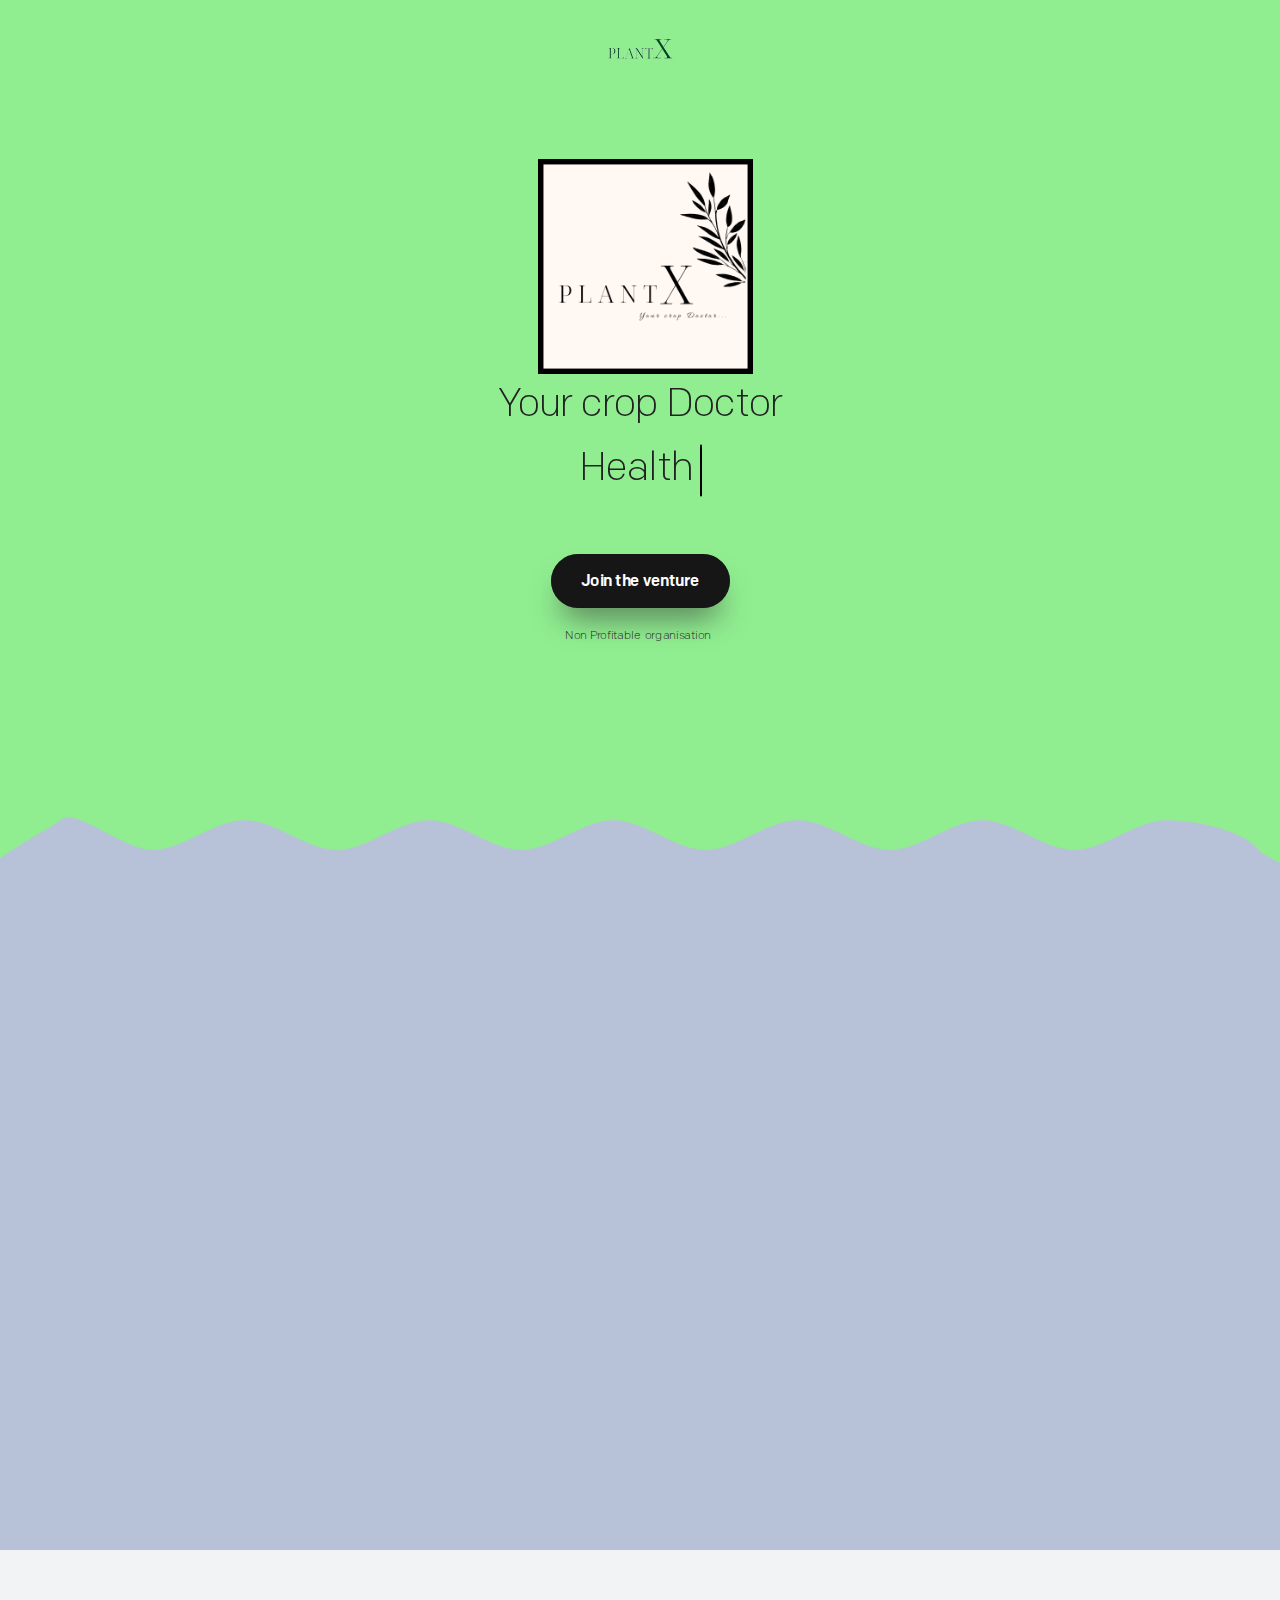
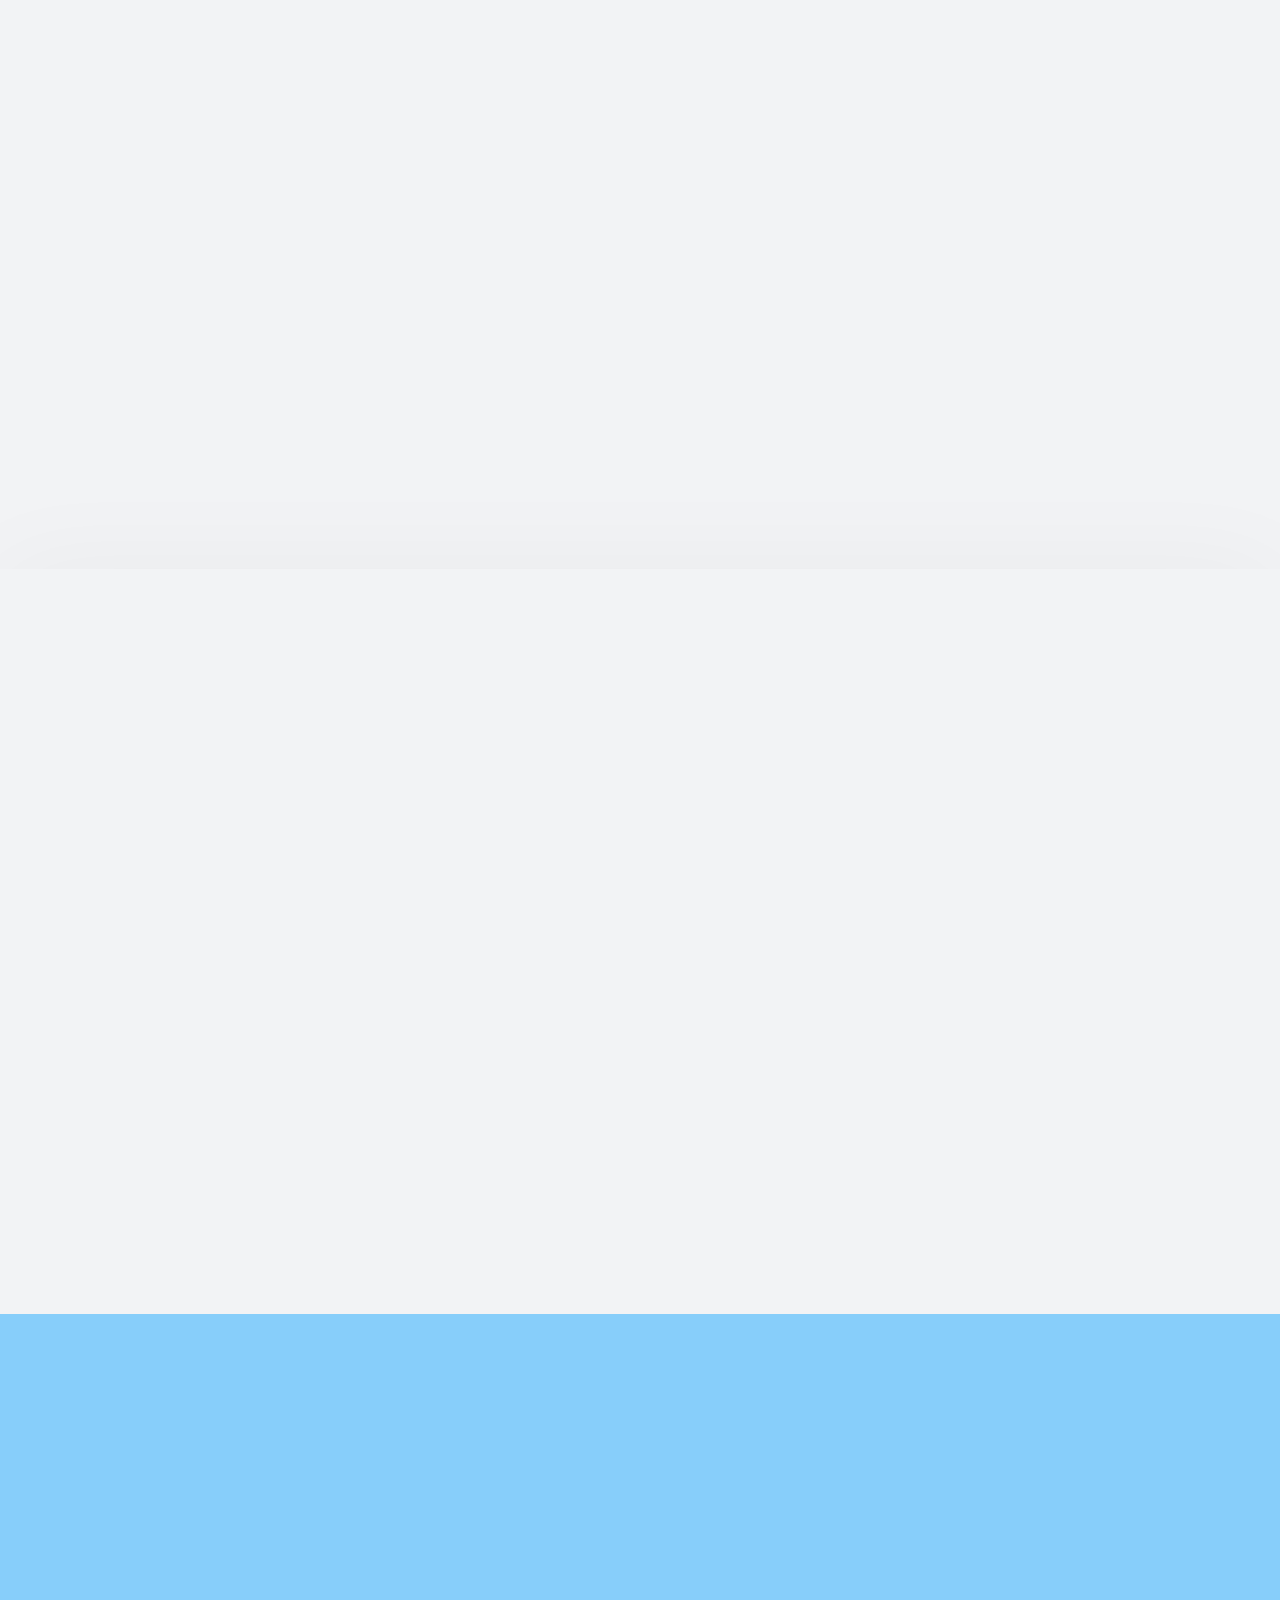
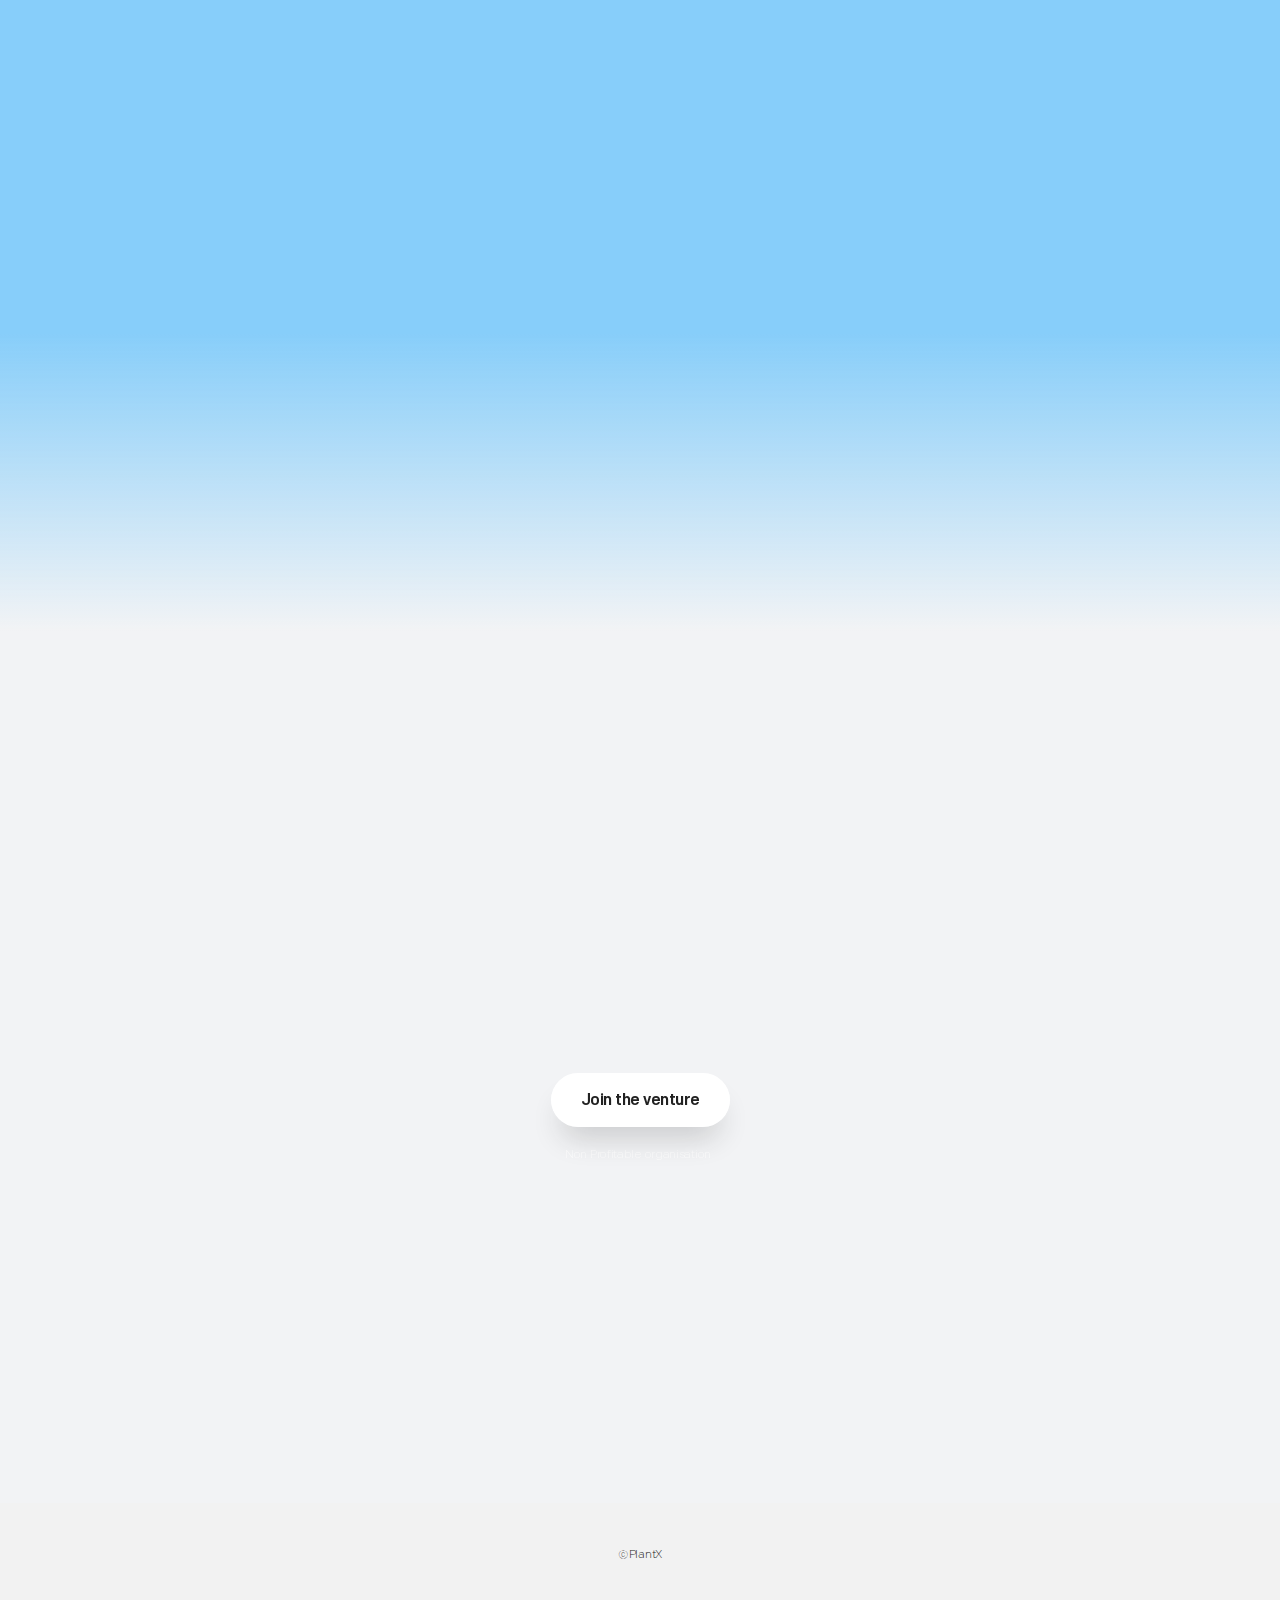
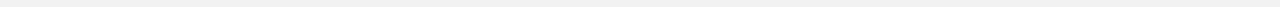
<file: index.html>
<!DOCTYPE html>
<html lang="en">

  <head>
    <meta charset="utf-8">
    <meta name="viewport" content="width=device-width, initial-scale=1.0, maximum-scale=1">
    <title>PlantX</title>
    <meta name="title" content="Doomout">
    <meta name="description" content="A minimal email client for inbox zero enthusiasts.">
    <meta name="keywords" content="tiny, mail, client, gmail, icloud, minimal, superhuman">
    <meta name="author" content="@ijazulrehman">
    <meta property="og:type" content="website">
    <meta property="og:url" content="https://doomout.com/">
    <meta property="og:title" content="Doomout">
    <meta property="og:description" content="A minimal email client for inbox zero enthusiasts.">
    <meta property="twitter:card" content="summary_large_image">
    <meta property="twitter:url" content="https://doomout.com/">
    <meta property="twitter:title" content="Doomout">
    <meta property="twitter:description" content="A minimal email client for inbox zero enthusiasts.">
    <link href="PLANT text.png" rel="apple-touch-icon">
    <link href="PLANT text.png" rel="shortcut icon">
    <link href="css/styles.css" rel="stylesheet">
  </head>

<body>


  <!-- <div class="modal">
  <button type="button" class="modal-close modal-toggle"><i class="icon" ></i><span class="hide-mobile">ESC</span></button>
  <div class="modal-content">
    <div class="success">
      <a href="index.html" class="logo"><img src="3.png" alt="logo"/></a>
      <h2 class="modal-title first-name" id="title-name"></h2>
      <p>You're on the list! We'll be in touch.</p>
      <a href="index.html" class="button">Back home</a>
    </div>
    <div class="form-content">
      <a href="index.html" class="logo"><img src="images/logodo.svg" alt="logo"/></a>
      <h2 class="modal-title">Join the PlantX</h2>
      <p class="modal-subtitle">We're still in early stages, and we'll let you know once we're ready for more beta testers.</p>
      <form class='form' name='doomoutForm' method='post'><input type='hidden' name='form-name' value='doomoutForm' />
        <div class="group">
          <input type="text" id="firstName" name="first-name" placeholder="&nbsp;" autocomplete="off" required>
          <label for="first-name">First name</label>
          <span class="border"></span>
        </div>
        <div class="group">
          <input type="email" name="email" placeholder="&nbsp;" autocomplete="off" required>
          <label for="email">Email</label>
          <span class="border"></span>
        </div>

        <a href="index.html" class="logo"><img src="home.png" alt="logo"/></a>
        
        /</!-- Add link pls --/>
        <form action="/login.html" method="get">
          <button type="submit" formaction="/login.html">Hi</button>
        <button type="submit" class="button" href="new.html">Join the venture</button>
      </form></form>
    </div>
  </div>
</div> -->



<div class="content">
    <a href="index.html" class="logo"><img src="PLANT text.png" alt="logo"/></a>
    <div class="hero">
      <img src="PLANTt (1).png" alt="Profile" id="profile">
      <h1 class="title">Your crop Doctor</h1>
      <h1 class="title shift clip">
        <span class="word-shift">
          <b class="is-visible">Health&nbsp;</b>
          <b>Care</b>
          <b>Affordability</b>
          <b>Support</b>
          <b>Love</b>
          <b>Accessibility</b>
          <b>Assistance</b>
        </span>
      </h1>

      <!-- link provider -->
      <!-- <script src="first.js"> </script> -->
      <!-- <button class="button" type="button" onclick="NewHt()" >Join the venturehju</button> -->

      <button class="button" onclick="myFunction()">Join the venture</button>

      <script>
      function myFunction() {
        location.replace("login.html")
      }
      </script>


      <p class="subtitle">Non Profitable organisation</p>
      
    </div>
    
    <div class="screen-wrapper">
      <img src="baner.png" class="banner">
      <img src="app ui.png" class="screen" alt="screen"/>
    </div>
    <section class="section section-features">
      <h2 class="title">If Agriculture goes wrong nothing else will have a chance to go right</h1>
      <div class="features">
        <img src="images/overlay-left.svg" class="overlay-left hide-mobile" alt="overlay"/>
        <img src="images/overlay-right.svg" class="overlay-right hide-mobile" alt="overlay"/>
        <img src="images/overlay-top.svg" class="overlay-top show-mobile" alt="overlay"/>
        <img src="images/overlay-bottom.svg" class="overlay-bottom show-mobile" alt="overlay"/>
        <div class="row donts">
          <div class="feature"><i class="icon" ></i> Mango</div>      
          <div class="feature"><i class="icon" ></i> Tomato</div>   
          <div class="feature"><i class="icon" ></i> Lady's finger</div>      
          <div class="feature"><i class="icon" ></i> Brinjal</div>      
          <div class="feature"><i class="icon" ></i> neem</div>      
          <div class="feature"><i class="icon" ></i> Pea</div>     
          <div class="feature"><i class="icon" ></i> Cucumber</div>   
          <div class="feature"><i class="icon" ></i> Passion Fruit </div>
          <!-- Repeat-->
          <div class="feature"><i class="icon" ></i> Mango</div>         
          <div class="feature"><i class="icon" ></i> Tomato</div>    
          <div class="feature"><i class="icon" ></i> Lady's finger</div>          
          <div class="feature"><i class="icon" ></i> Brinjal</div>       
          <div class="feature"><i class="icon" ></i> neem</div>      
          <div class="feature"><i class="icon" ></i> Pea</div>     
          <div class="feature"><i class="icon" ></i> Cucumber</div>    
          <div class="feature"><i class="icon" ></i> Passion Fruit </div> 
        </div>
        <div class="row dos">
          <div class="feature"><i class="icon" ></i>Guava</div>        
          <div class="feature"><i class="icon" ></i>Rose apple</div>     
          <div class="feature"><i class="icon" ></i>Juman</div>        
          <div class="feature"><i class="icon" ></i>Nutmeg</div>         
          <div class="feature"><i class="icon" ></i>Mustard</div>         
          <div class="feature"><i class="icon" ></i>Curry Leaf</div>              
          <div class="feature"><i class="icon" ></i>Green Chill</div>             
          <div class="feature"><i class="icon" ></i>Bitter Gourd</div>             
          <!-- Repeat-->
          <div class="feature"><i class="icon" ></i>Guava</div>          
          <div class="feature"><i class="icon" ></i>Rose apple</div>      
          <div class="feature"><i class="icon" ></i>Juman</div>        
          <div class="feature"><i class="icon" ></i>Nutmeg</div>               
          <div class="feature"><i class="icon" ></i>Mustard</div>               
          <div class="feature"><i class="icon" ></i>Curry Leaf</div>               
          <div class="feature"><i class="icon" ></i>Green Chill</div>           
          <div class="feature"><i class="icon" ></i>Bitter Gourd</div>          
        </div>
      </div>
      <!-- <p>If you’re looking for an email client with more features, try <a href="">these</a>.</p> -->
    </section>
    <section class="section section-providers">
      <h2 class="title">Use with any and all of your email providers</h2>
      <div class="cards">
        <img src="images/overlay-left.svg" class="overlay-left hide-mobile" alt="overlay"/>
        <img src="images/overlay-right.svg" class="overlay-right hide-mobile" alt="overlay"/>
        <div class="slider">
          <div class="slide"><img src="images/card-icloud.svg" alt="icloud"/></div>
          <div class="slide"><img src="images/card-gmail.svg" alt="gmail"/></div>
          <div class="slide"><img src="images/card-outlook.svg" alt="outlook"/></div>
          <div class="slide"><img src="images/card-yahoo.svg" alt="yahooe"/></div>
          <div class="slide"><img src="images/card-pop3.svg" alt="pop3"/></div>
          <div class="slide"><img src="images/card-imap.svg" alt="imap"/></div>
        </div>
      </div>
    </section>
    <section class="section imagery">
      <h2 class="title">Celebrate a happy life with us</h2>
      <img src="images/overlay-bottom.svg" class="overlay-bottom hide-mobile" alt="overlay"/>
      <div class="zero-slider">
        <div class="slide"><img src="images/img1.jpg" alt="inboxzero"/></div>
        <div class="slide"><img src="images/img2.jpg" alt="inboxzero"/></div>
        <div class="slide"><img src="images/img3.jpg" alt="inboxzero"/></div>
        <div class="slide"><img src="images/img4.jpg" alt="inboxzero"/></div>
        <div class="slide"><img src="images/img5.jpg" alt="inboxzero"/></div>
        <div class="slide"><img src="images/img6.jpg" alt="inboxzero"/></div>
      </div>
    </section>
    <section class="section cta">
      <div class="cta-content">
        <h1 class="title">Join the venture, and start a better healthy life.</h1>
        <button class="button white modal-toggle" onclick="myFunction()">Join the venture</button>
        <!-- <button class="button white modal-toggle">Join the venture</button> -->
        <p class="subtitle">Non Profitable organisation</p>
      </div>
      <div class="zero-slider">
        <div class="slide"><img src="blueapp.png" alt="inboxzero"/></div>
        <div class="slide"><img src="blkapp.png" alt="inboxzero"/></div>
        <div class="slide"><img src="whiteapp.png" alt="inboxzero"/></div>
      </div>
    </section>
    <footer class="footer">
      <p>&copy;PlantX</p>
    </footer>
    </div>
  </div>
  <script src="./js/jquery/3.4.1/jquery.min.js"></script>
<script src="js/scripts.min.js"></script>
<script>

  // Close modal on escape key
  // $(document).keyup(function(e) {
  //   if (e.key === "Escape") {
  //     $('.modal').removeClass('modal-show');
  //     $('.content').removeClass('content-blurred');
  //     $('body').removeClass('no-scroll');
  //   }
  // });

  $(function(){

    // Provider card slider
    $('.slider').flickity({
      pauseAutoPlayOnHover: false,
      prevNextButtons: false,
      cellAlign: 'center',
      draggable:  false,
      freeScroll: false,
      wrapAround: true,
      pageDots: false,
      autoPlay: 3000,
    });

    // Imbox zero slider
    $('.zero-slider').flickity({
      pauseAutoPlayOnHover: false,
      prevNextButtons: false,
      cellAlign: 'center',
      freeScroll: false,
      wrapAround: false,
      draggable: false,
      pageDots: false,
      autoPlay: 3000,
      fade: true,
    });

    // // Open & close modal
    // $('.modal-toggle').click(function(){
    //   $('.modal').toggleClass('modal-show');
    //   $('.content').toggleClass('content-blurred');
    //   $('body').toggleClass('no-scroll');
    // });

    // // Reserve username form
    // $(".form").submit(function(e) {
    //   e.preventDefault();
    //   var $form = $(this);
    //   $.post($form.attr("action"), $form.serialize()).then(function() {
    //     $('.form-content').addClass('form-content-hide');
    //     $('.success').addClass('success-show');
    //   });
    // });

    // Save user's first name
    // $(".form").submit(function(e) {
    //   e.preventDefault();
    //   var value = $("#firstName").val();
    //   $('.first-name').text("Thank you," + " " + value + "!");
    // });

    // Feather icons
    feather.replace()

    // ScrollReveal
    ScrollReveal().reveal('.hero, .title, .screen, .features, .cards, .zero-slider', {
      distance: '40px',
      duration: 2000,
      mobile: false,
      reset: false,
      opacity: 0
    });

  });
</script>

</body>

</html>
</file>
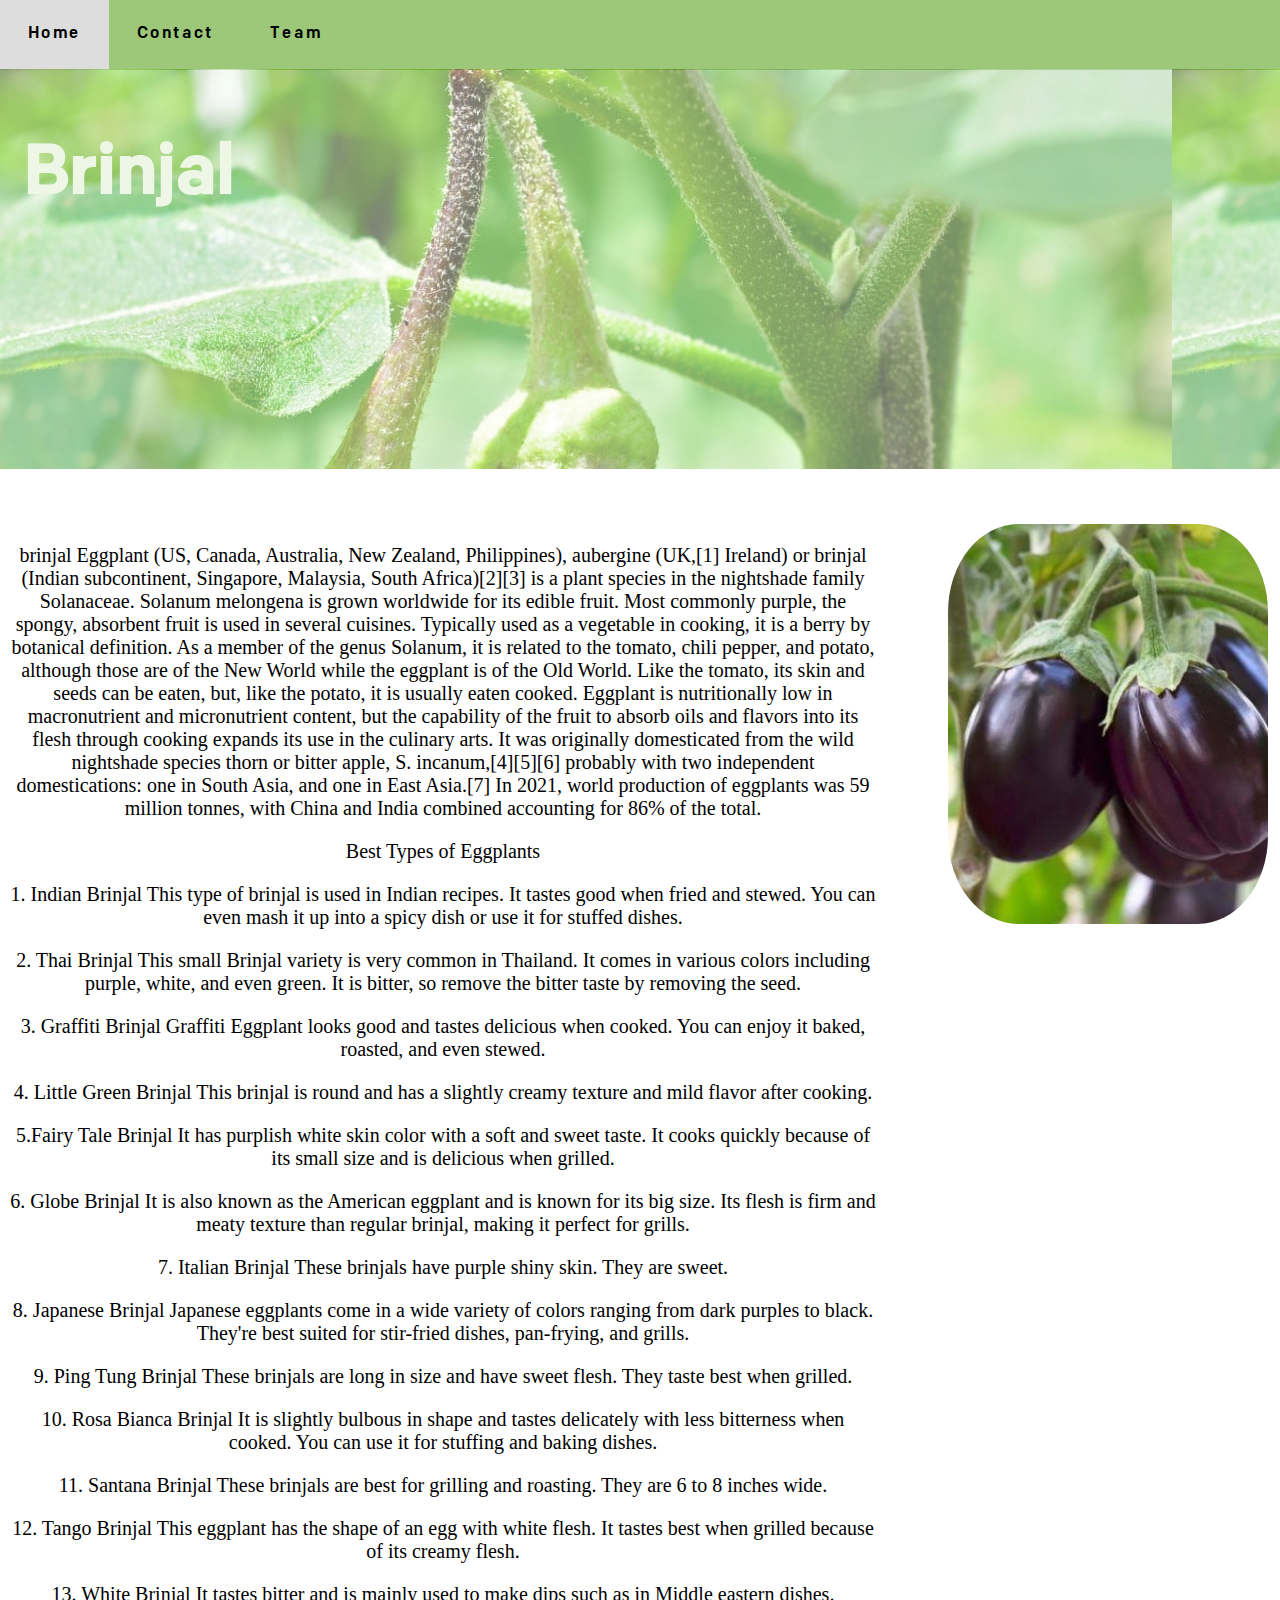
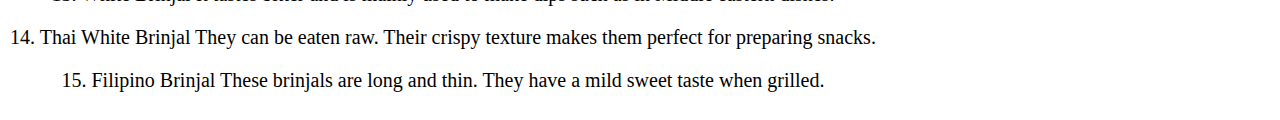
<file: Brinjal.html>
<!DOCTYPE html>
<html lang="en">
<head>
    <meta charset="UTF-8">
    <meta http-equiv="X-UA-Compatible" content="IE=edge">
    <meta name="viewport" content="width=device-width, initial-scale=1.0">
    <link rel="stylesheet" href="css/stylenew.css">
    <title>PlantX</title>
</head>
<body>
    <div class="navbar">
        <a href="home.html" id="newr">Home</a>
        <a href="#contact" id="newr">Contact</a>
        <a href="team.html" id="newr">Team</a>
    </div>
    <div class="mains">
        <div class="Profilebr">
            <br>
            <h1 class="titlehead">Brinjal</h1>
            <!-- <img src="plant.jpg" class="bgh" alt="img" > -->
        </div>
        <br>
    </div>
    
    <br>
    <br>
    <div id="main-div" class="clearfix">
        <div id="BA-div"><p >brinjal
            Eggplant (US, Canada, Australia, New Zealand, Philippines), aubergine (UK,[1] Ireland) or brinjal (Indian subcontinent, Singapore, Malaysia, South Africa)[2][3] is a plant species in the nightshade family Solanaceae. Solanum melongena is grown worldwide for its edible fruit.
            Most commonly purple, the spongy, absorbent fruit is used in several cuisines. Typically used as a vegetable in cooking, it is a berry by botanical definition. As a member of the genus Solanum, it is related to the tomato, chili pepper, and potato, although those are of the New World while the eggplant is of the Old World. Like the tomato, its skin and seeds can be eaten, but, like the potato, it is usually eaten cooked. Eggplant is nutritionally low in macronutrient and micronutrient content, but the capability of the fruit to absorb oils and flavors into its flesh through cooking expands its use in the culinary arts.
            It was originally domesticated from the wild nightshade species thorn or bitter apple, S. incanum,[4][5][6] probably with two independent domestications: one in South Asia, and one in East Asia.[7] In 2021, world production of eggplants was 59 million tonnes, with China and India combined accounting for 86% of the total.</p>    
            
            <p>Best Types of Eggplants</p>
            <p>1. Indian Brinjal
            This type of brinjal is used in Indian recipes. It tastes good when fried and stewed. You can even mash it up into a spicy dish or use it for stuffed dishes.</p>
            <p>2. Thai Brinjal
            This small Brinjal variety is very common in Thailand. It comes in various colors including purple, white, and even green. It is bitter, so remove the bitter taste by removing the seed.</p>

            <p>3. Graffiti Brinjal
            Graffiti Eggplant looks good and tastes delicious when cooked. You can enjoy it baked, roasted, and even stewed.</p>
            
            <p>4. Little Green Brinjal
            This brinjal is round and has a slightly creamy texture and mild flavor after cooking.</p>
            
            <p>5.Fairy Tale Brinjal
            It has purplish white skin color with a soft and sweet taste. It cooks quickly because of its small size and is delicious when grilled.</p>
            
            <p>6. Globe Brinjal
            It is also known as the American eggplant and is known for its big size. Its flesh is firm and meaty texture than regular brinjal, making it perfect for grills.</p>
            <p>7. Italian Brinjal
            These brinjals have purple shiny skin. They are sweet.</p>
            
            <p>8. Japanese Brinjal
            Japanese eggplants come in a wide variety of colors ranging from dark purples to black. They're best suited for stir-fried dishes, pan-frying, and grills.</p>
            
            <p>9. Ping Tung Brinjal
            These brinjals are long in size and have sweet flesh. They taste best when grilled.</p>
            <p>10. Rosa Bianca Brinjal
            It is slightly bulbous in shape and tastes delicately with less bitterness when cooked. You can use it for stuffing and baking dishes.</p>
            
            <p>11. Santana Brinjal
            These brinjals are best for grilling and roasting. They are 6 to 8 inches wide.</p>
            
            <p>12. Tango Brinjal
            This eggplant has the shape of an egg with white flesh. It tastes best when grilled because of its creamy flesh.</p>
            <p>13. White Brinjal
            It tastes bitter and is mainly used to make dips such as in Middle eastern dishes.</p>
            
            <p>14. Thai White Brinjal
            They can be eaten raw. Their crispy texture makes them perfect for preparing snacks.</p>
            
            <p>15. Filipino Brinjal
            These brinjals are long and thin. They have a mild sweet taste when grilled.</p>

        <p > 
        
    </div>
        
        <div id="SBbr-div" ></div>
    
    </div>
</body>
</html>
</file>
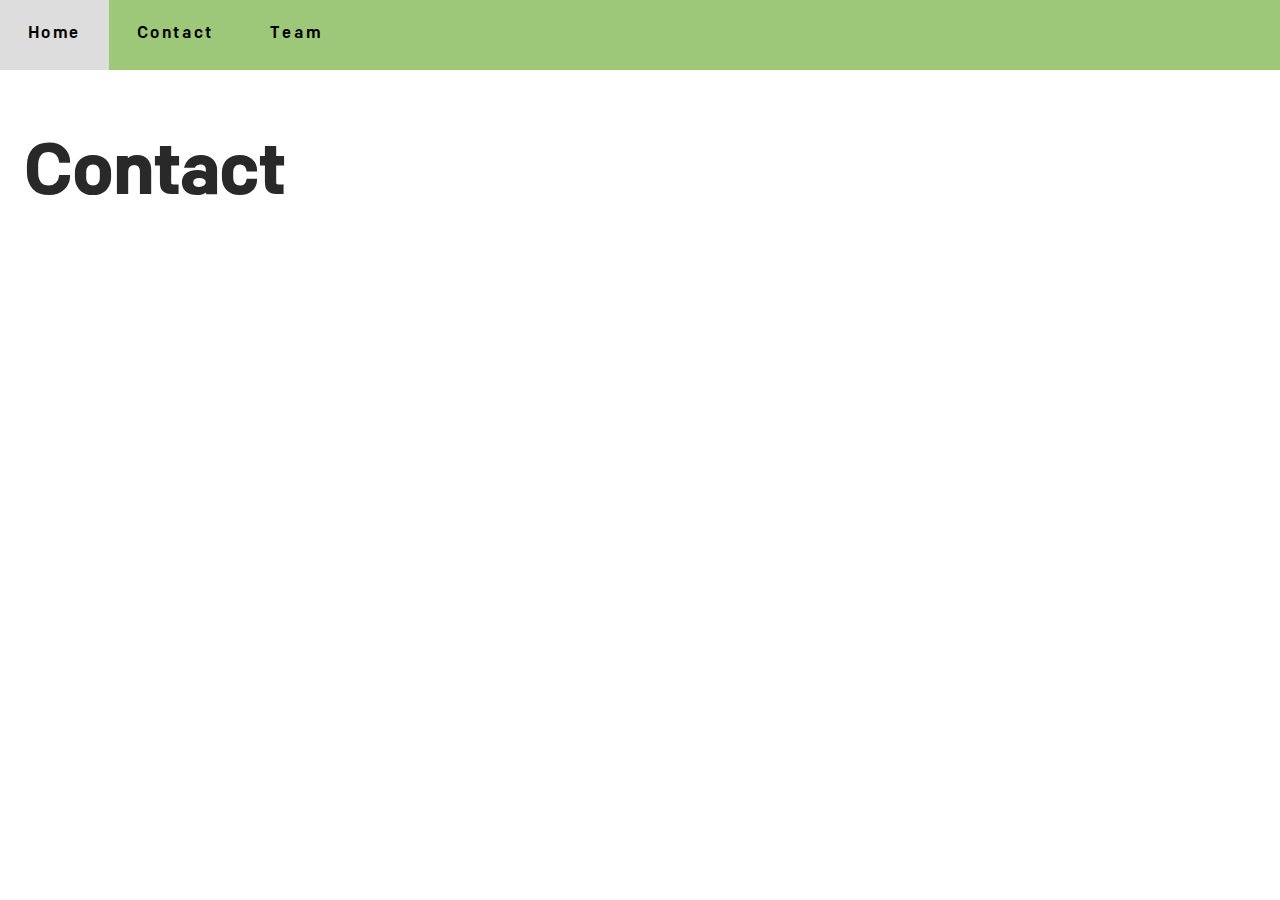
<file: contact.html>
<!DOCTYPE html>
<html lang="en">
<head>
    <meta charset="UTF-8">
    <meta http-equiv="X-UA-Compatible" content="IE=edge">
    <meta name="viewport" content="width=device-width, initial-scale=1.0">
    <link rel="stylesheet" href="css/stylenew.css">
    <title>PlantX</title>
</head>
    <body>
        <div class="navbar">
            <a href="home.html" id="newr">Home</a>
            <a href="#contact" id="newr">Contact</a>
            <a href="team.html" id="newr">Team</a>
        </div>
        <div class="mains">
        
            <br>
            <h1 class="titlblack">Contact</h1>
            
            <br>
            <br>
            <a href="home.html" id="newr"></a>
            <a href="#contact" id="newr"></a>
            <a href="team.html" id="newr"></a>


   
        
        <br>
    </div>

        
    </body>
</html>
</file>
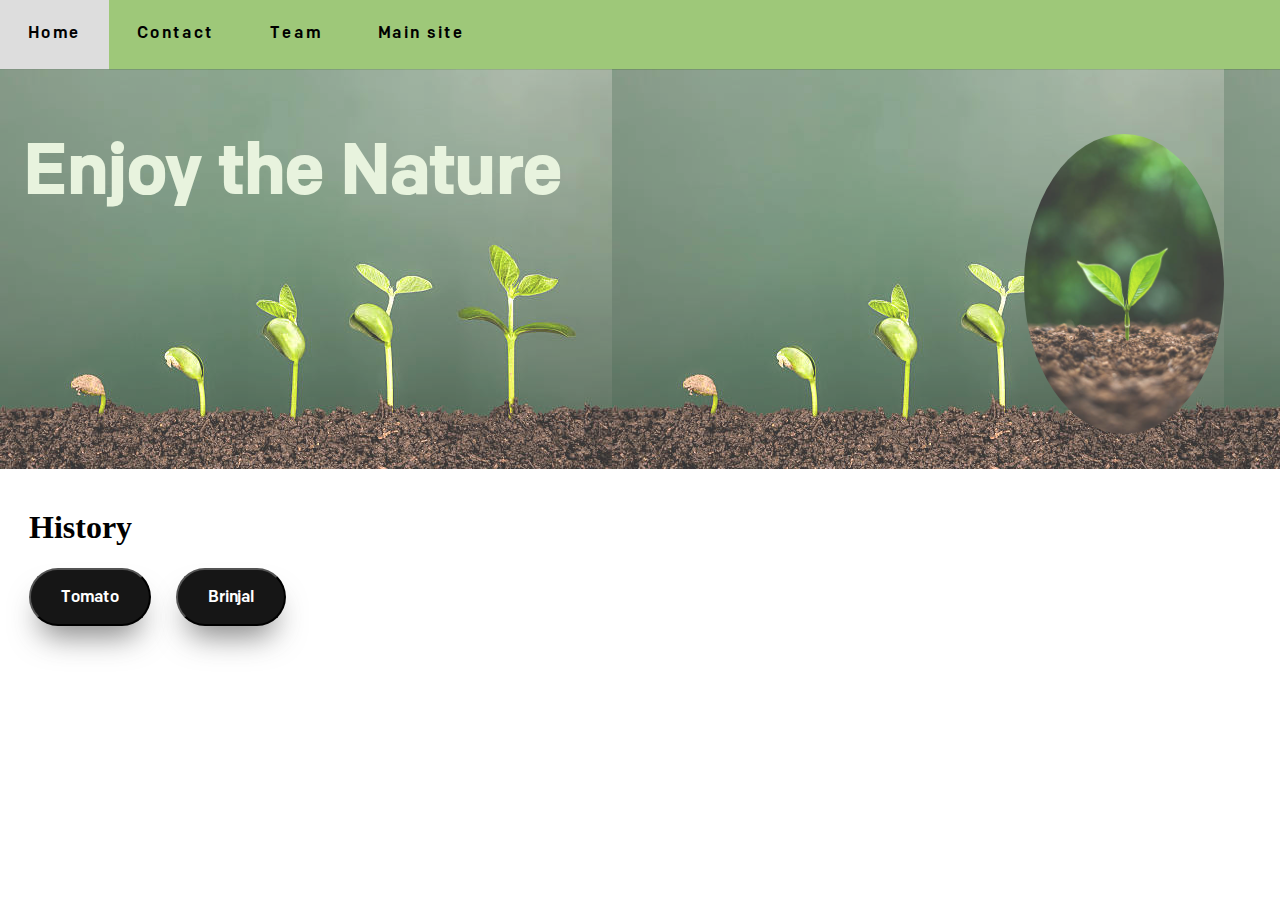
<file: home.html>
<!DOCTYPE html>
<html lang="en">
<head>
    <meta charset="UTF-8">
    <meta http-equiv="X-UA-Compatible" content="IE=edge">
    <meta name="viewport" content="width=device-width, initial-scale=1.0">
    <link rel="stylesheet" href="css/stylenew.css">
    <title>Home</title>
    <link href="PLANT text.png" rel="apple-touch-icon">
    <link href="PLANT text.png" rel="shortcut icon">
</head>
<body>
    <div class="navbar">
        <a href="home.html" id="newr">Home</a>
        <a href="#contact" id="newr">Contact</a>
        <a href="team.html" id="newr">Team</a>
        <a href="index.html" id="newr">Main site</a>
    </div>
    <div class="mains">
        <div class="Profile">
            <br>
            <h1 class="titlehead">Enjoy the Nature</h1>
            <img src="plant.jpg" class="bgh" alt="img" >
        </div>
        <br>
    </div>
    <div class="newerw">
        <h1>History</h1>
        <button class="button" onclick="myFunctionTo()">Tomato</button>

            <script>
            function myFunctionTo() {
                location.replace("Tomato.html")
            }
            </script>
        <button class="button" onclick="myFunctionBR()">Brinjal</button>

        <script>
        function myFunctionBR() {
            location.replace("Brinjal.html")
        }
        </script>
    </div>    
        <!-- <h2>Alwin Sajan</h2> -->
        <!-- <button class="button modal-toggle">Contact Me</button> -->
        
        <!-- <h1>Hi Guys</h1>
        <h1>Hi 1s</h1> -->
        

        <!-- used to display one image after other  -->
        <!-- <div class="zero-slider"></div>
            <div class="slide"><img src="33.png" alt="inboxzero"/></div>
            <div class="slide"><img src="22.png" alt="inboxzero"/></div>
            <div class="slide"><img src="11.png" alt="inboxzero"/></div>
        </div> -->



<!-- 
        <h1>Hi 2Guys</h1>
      -->
        
    <!-- </div> -->

    
</body>
</html>
</file>
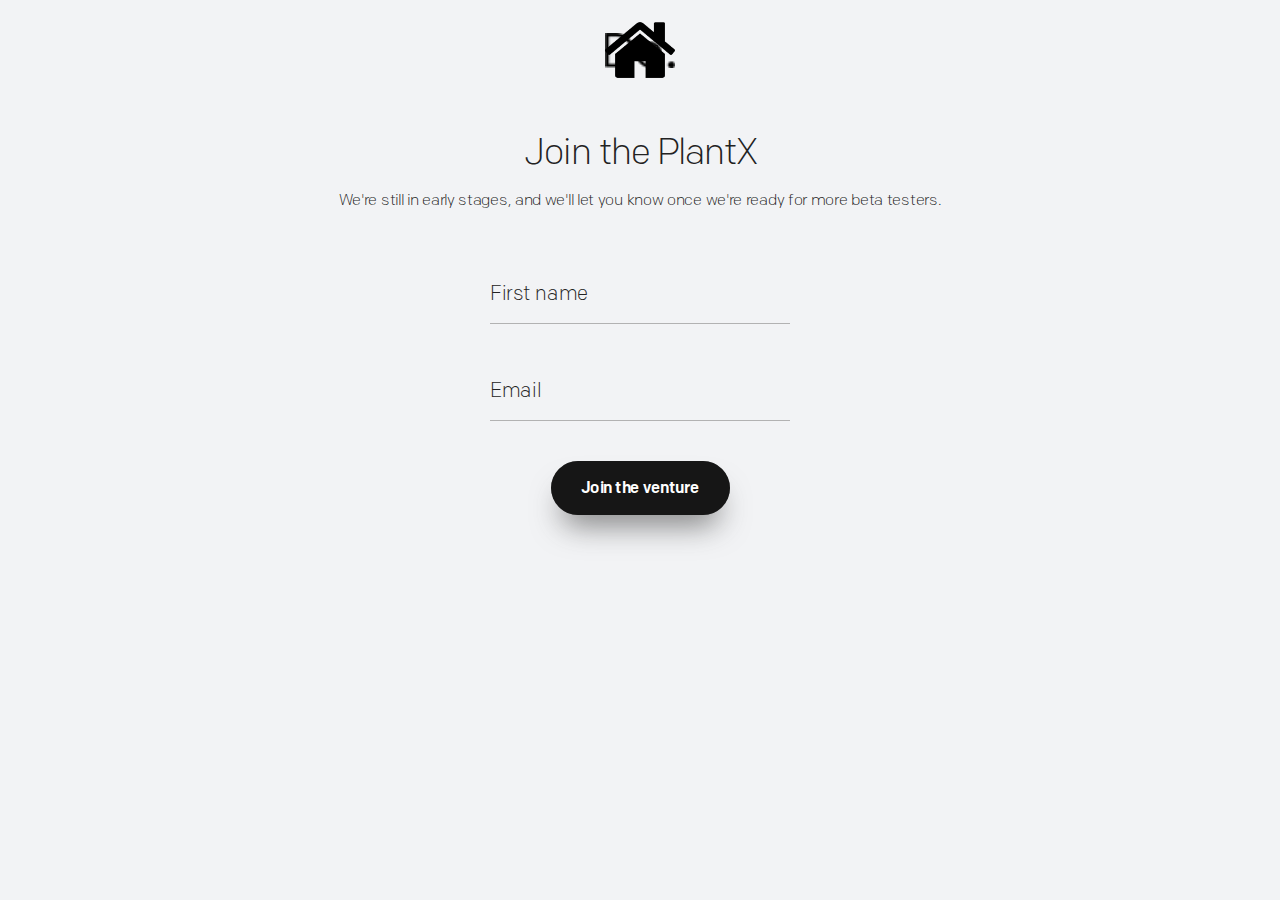
<file: login.html>
<!DOCTYPE html>
<html lang="en">

  <head>
    <meta charset="utf-8">
    <meta name="viewport" content="width=device-width, initial-scale=1.0, maximum-scale=1">
    <title>PlantX</title>
    <meta name="title" content="Doomout">
    <meta name="description" content="A minimal email client for inbox zero enthusiasts.">
    <meta name="keywords" content="tiny, mail, client, gmail, icloud, minimal, superhuman">
    <meta name="author" content="@ijazulrehman">
    <meta property="og:type" content="website">
    <meta property="og:url" content="https://doomout.com/">
    <meta property="og:title" content="Doomout">
    <meta property="og:description" content="A minimal email client for inbox zero enthusiasts.">
    <meta property="twitter:card" content="summary_large_image">
    <meta property="twitter:url" content="https://doomout.com/">
    <meta property="twitter:title" content="Doomout">
    <meta property="twitter:description" content="A minimal email client for inbox zero enthusiasts.">
    <link href="PLANT text.png" rel="apple-touch-icon">
    <link href="PLANT text.png" rel="shortcut icon">
    <link href="css/styles.css" rel="stylesheet">
  </head>
<body>
   
        
        <div class="modenew">
          <div class="success">
            <a href="index.html" class="logo"><img src="3.png" alt="logo"/></a>
            <h2 class="modal-title first-name" id="title-name"></h2>
            <p>You're on the list! We'll be in touch.</p>
            <a href="index.html" class="button">Back home</a>
          </div>
          <div class="form-content">
            <a href="index.html" class="logo"><img src="images/logodo.svg" alt="logo"/></a>
            <h2 class="modal-title">Join the PlantX</h2>
            <p class="modal-subtitle">We're still in early stages, and we'll let you know once we're ready for more beta testers.</p>
            
            <form class='form' name='doomoutForm' method='POST'><input type='hidden' name='form-name' value='utForm' />
              
              <div class="group">
                <input type="text" id="firstName" name="first-name" placeholder="&nbsp;" autocomplete="off" required>
                <label for="first-name">First name</label>
                <span class="border"></span>
              </div>
              <div class="group">
                <input type="email" name="email" placeholder="&nbsp;" autocomplete="off" required>
                <label for="email">Email</label>
                <span class="border"></span>
              </div>
      
              <a href="index.html" class="logo"><img src="home.png" alt="logo"/></a>
              
              <button class="button" onclick="myFunction()">Join the venture</button>

              <script>
              function myFunction() {
                location.replace("home.html")
              }
              </script>
        
        
              <!-- <script src="first.js"> </script>
              <button class="button" type="button" onclick="NewHt()" >Join the venture</button> -->

              <!-- <button type="submit" class="button" href="new.html">Join the venture</button> -->
              
            </form>
          </div>
        </div>
      
</body>
</html>
</file>
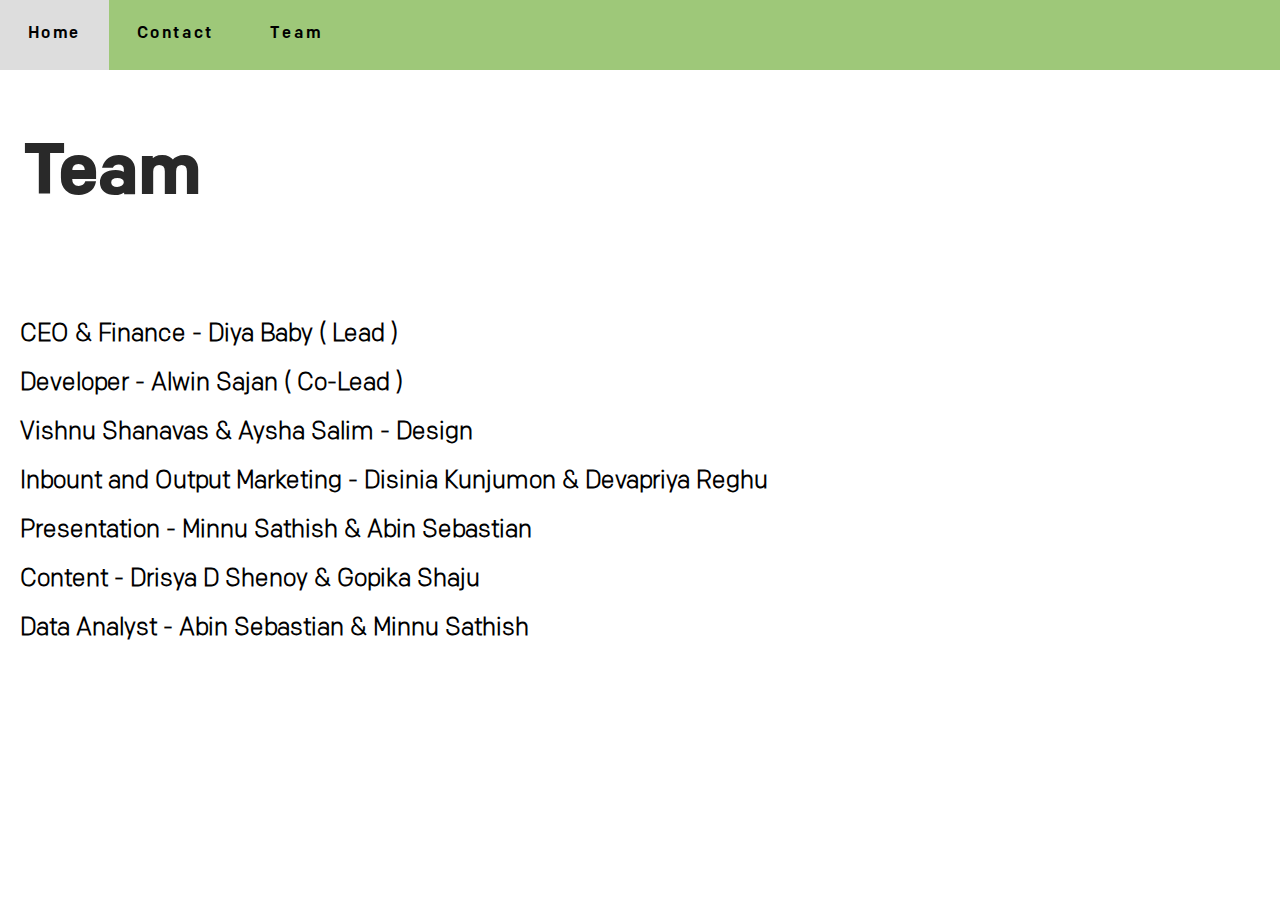
<file: team.html>
<!DOCTYPE html>
<html lang="en">
<head>
    <meta charset="UTF-8">
    <meta http-equiv="X-UA-Compatible" content="IE=edge">
    <meta name="viewport" content="width=device-width, initial-scale=1.0">
    <link rel="stylesheet" href="css/stylenew.css">
    <title>PlantX</title>
</head>
    <body>
        <div class="navbar">
            <a href="home.html" id="newr">Home</a>
            <a href="#contact" id="newr">Contact</a>
            <a href="team.html" id="newr">Team</a>
        </div>
        <div class="mains">
        
            <br>
            <h1 class="titlblack">Team</h1>
            
            <br>
            <br>
            <h2>CEO & Finance - Diya Baby  ( Lead )</h2>
            <h2>Developer - Alwin Sajan    ( Co-Lead )</h2>
            <h2>Vishnu Shanavas & Aysha  Salim - Design</h2>
            <h2>Inbount and Output Marketing - Disinia Kunjumon & Devapriya Reghu</h2>
            <h2>Presentation - Minnu Sathish & Abin Sebastian</h2>
            <h2>Content - Drisya D Shenoy & Gopika Shaju </h2>
            <h2>Data Analyst - Abin Sebastian & Minnu Sathish</h2>
        
        <br>
    </div>

        
    </body>
</html>
</file>
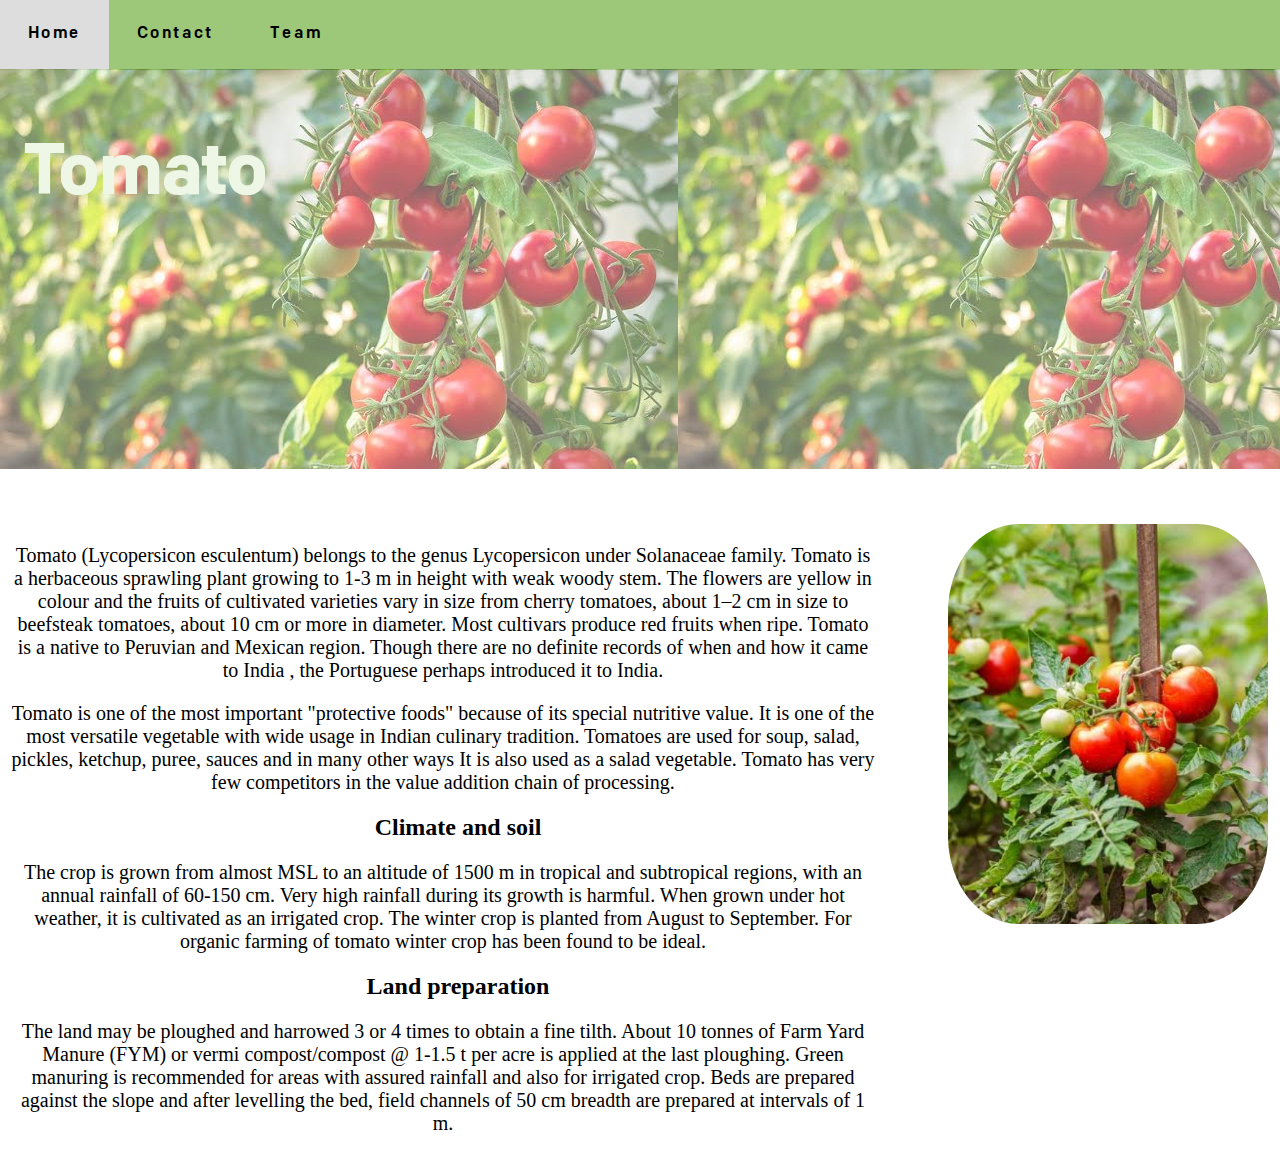
<file: Tomato.html>
<!DOCTYPE html>
<html lang="en">
<head>
    <meta charset="UTF-8">
    <meta http-equiv="X-UA-Compatible" content="IE=edge">
    <meta name="viewport" content="width=device-width, initial-scale=1.0">
    <link rel="stylesheet" href="css/stylenew.css">
    <title>PlantX</title>
    <link href="PLANT text.png" rel="apple-touch-icon">
    <link href="PLANT text.png" rel="shortcut icon">
</head>
<body>
    <div class="navbar">
        <a href="home.html" id="newr">Home</a>
        <a href="#contact" id="newr">Contact</a>
        <a href="team.html" id="newr">Team</a>
    </div>
    <div class="mains">
        <div class="Profileto">
            <br>
            <h1 class="titlehead">Tomato</h1>
            <!-- <img src="plant.jpg" class="bgh" alt="img" > -->
        </div>
        <br>
    </div>
    
    <br>
    <br>
    <div id="main-div" class="clearfix">
        <div id="BA-div"><p >Tomato (Lycopersicon esculentum) belongs to the genus Lycopersicon under Solanaceae family. 
        Tomato is a herbaceous sprawling plant growing to 1-3 m in height with weak woody stem. The 
        flowers are yellow in colour and the fruits of cultivated varieties vary in size from cherry 
        tomatoes, about 1–2 cm in size to beefsteak tomatoes, about 10 cm or more in diameter. Most 
        cultivars produce red fruits when ripe. Tomato is a native to Peruvian and Mexican region. 
        Though there are no definite records of when and how it came to India , the Portuguese perhaps 
        introduced it to India.</p>

        <p > 
        Tomato is one of the most important "protective foods" because of its special nutritive value. It is 
        one of the most versatile vegetable with wide usage in Indian culinary tradition. Tomatoes are 
        used for soup, salad, pickles, ketchup, puree, sauces and in many other ways It is also used as a 
        salad vegetable. Tomato has very few competitors in the value addition chain of processing.</p>
        <h2>Climate and soil</h2>
        <p>The crop is grown from almost MSL to an altitude of 1500 m in tropical and subtropical regions, 
            with an annual rainfall of 60-150 cm. Very high rainfall during its growth is harmful. When 
            grown under hot weather, it is cultivated as an irrigated crop. The winter crop is planted from 
            August to September. For organic farming of tomato winter crop has been found to be ideal. </p>
        <h2>Land preparation</h2>
        <p>The land may be ploughed and harrowed 3 or 4 times to obtain a fine tilth. About 10 tonnes of 
            Farm Yard Manure (FYM) or vermi compost/compost @ 1-1.5 t per acre is applied at the last 
            ploughing. Green manuring is recommended for areas with assured rainfall and also for irrigated 
            crop. Beds are prepared against the slope and after levelling the bed, field channels of 50 cm 
            breadth are prepared at intervals of 1 m.</p>

    </div>
        
        <div id="SB-div" ></div>
    
    </div>
</body>
</html>
</file>
<file: css/styles.css>
@font-face {
    font-family: 'colfax-light';
    src: url("../fonts/colfax-light.woff") format("woff"), url("../fonts/colfax-light.woff2") format("woff2");
    font-weight: normal;
    font-style: normal
}

@font-face {
    font-family: 'colfax-medium';
    src: url("../fonts/colfax-medium.woff") format("woff"), url("../fonts/colfax-medium.woff2") format("woff2");
    font-weight: normal;
    font-style: normal
}

@font-face {
    font-family: 'colfax-bold';
    src: url("../fonts/colfax-bold.woff") format("woff"), url("../fonts/colfax-bold.woff2") format("woff2");
    font-weight: normal;
    font-style: normal
}

@font-face {
    font-family: 'colfax-light';
    src: url("../fonts/colfax-light.woff") format("woff"), url("../fonts/colfax-light.woff2") format("woff2");
    font-weight: normal;
    font-style: normal
}

@font-face {
    font-family: 'colfax-medium';
    src: url("../fonts/colfax-medium.woff") format("woff"), url("../fonts/colfax-medium.woff2") format("woff2");
    font-weight: normal;
    font-style: normal
}

@font-face {
    font-family: 'colfax-bold';
    src: url("../fonts/colfax-bold.woff") format("woff"), url("../fonts/colfax-bold.woff2") format("woff2");
    font-weight: normal;
    font-style: normal
}

* {
    text-decoration: none;
    list-style: none;
    outline: none;
    border: none;
    padding: 0;
    margin: 0
}

*,
*:before,
*:after {
    -o-box-sizing: border-box;
    -webkit-box-sizing: border-box;
    box-sizing: border-box
}

html,
body {
    
    height: 100%;
    width: 100%;
    padding: 0;
    margin: 0
}

body {
    -webkit-font-smoothing: antialiased;
    -moz-osx-font-smoothing: grayscale
}

.icon {
    vertical-align: middle;
    position: relative;
    margin-top: -2px;
    height: 20px;
    width: 20px
}

img {
    pointer-events: none
}

img {
    max-width: 100%
}

a,
.icon {
    -webkit-transition: all 0.4s ease;
    transition: all 0.4s ease
}

*::-webkit-selection {
    background-color: #000000;;
    color: #fff
}

*::-moz-selection {
    background-color: #000000;;
    color: #fff
}

*::selection {
    background-color: #000000;;
    color: #fff
}

::-webkit-scrollbar {
    display: none
}

.flex-center {
    -webkit-box-pack: center;
    -ms-flex-pack: center;
    justify-content: center;
    -webkit-box-align: center;
    -ms-flex-align: center;
    align-items: center;
    display: -webkit-box;
    display: -ms-flexbox;
    display: flex
}

.center {
    -webkit-transform: translate(-50%, -50%);
    -ms-transform: translate(-50%, -50%);
    transform: translate(-50%, -50%);
    position: absolute;
    left: 50%;
    top: 50%
}

.center-y {
    -webkit-transform: translateY(-50%);
    -ms-transform: translateY(-50%);
    transform: translateY(-50%);
    position: absolute;
    top: 50%
}

.center-x {
    -webkit-transform: translateX(-50%);
    -ms-transform: translateX(-50%);
    transform: translateX(-50%);
    position: absolute;
    left: 50%
}

input {
    border-radius: 0;
    -webkit-appearance: none;
    -moz-appearance: none;
    appearance: none;
    outline: none;
    border: 0
}

input:hover,
input:active,
input:focus {
    outline: none
}

input:-webkit-autofill {
    -webkit-box-shadow: 0 0 0 40px #fff inset !important;
    -webkit-text-fill-color: #222 !important
}

::-webkit-input-placeholder {
    color: #222
}

:-ms-input-placeholder {
    color: #222
}

::-moz-placeholder {
    color: #222
}

:-moz-placeholder {
    color: #222
}

.show-mobile {
    display: none
}

@media (max-width: 900px) {
    .hide-mobile {
        display: none !important
    }

    .show-mobile {
        display: block !important
    }
}

@font-face {
    font-family: 'colfax-light';
    src: url("../fonts/colfax-light.woff") format("woff"), url("../fonts/colfax-light.woff2") format("woff2");
    font-weight: normal;
    font-style: normal
}

@font-face {
    font-family: 'colfax-medium';
    src: url("../fonts/colfax-medium.woff") format("woff"), url("../fonts/colfax-medium.woff2") format("woff2");
    font-weight: normal;
    font-style: normal
}

@font-face {
    font-family: 'colfax-bold';
    src: url("../fonts/colfax-bold.woff") format("woff"), url("../fonts/colfax-bold.woff2") format("woff2");
    font-weight: normal;
    font-style: normal
}

* {
    text-decoration: none;
    list-style: none;
    outline: none;
    border: none;
    padding: 0;
    margin: 0
}

*,
*:before,
*:after {
    -o-box-sizing: border-box;
    -webkit-box-sizing: border-box;
    box-sizing: border-box
}

html,
body {
    height: 100%;
    width: 100%;
    padding: 0;
    margin: 0
}

body {
    -webkit-font-smoothing: antialiased;
    -moz-osx-font-smoothing: grayscale
}

.icon {
    vertical-align: middle;
    position: relative;
    margin-top: -2px;
    height: 20px;
    width: 20px
}

img {
    pointer-events: none
}

img {
    max-width: 100%
}

a,
.icon {
    -webkit-transition: all 0.4s ease;
    transition: all 0.4s ease
}

*::-webkit-selection {
    background-color: #000000;;
    color: #fff
}

*::-moz-selection {
    background-color: #000000;;
    color: #fff
}

*::selection {
    background-color: #000000;;
    color: #fff
}

::-webkit-scrollbar {
    display: none
}

.flex-center,
.hero,
.logo,
.features .row,
.modal,
.modal .modal-content {
    -webkit-box-pack: center;
    -ms-flex-pack: center;
    justify-content: center;
    -webkit-box-align: center;
    -ms-flex-align: center;
    align-items: center;
    display: -webkit-box;
    display: -ms-flexbox;
    display: flex
}

.center {
    -webkit-transform: translate(-50%, -50%);
    -ms-transform: translate(-50%, -50%);
    transform: translate(-50%, -50%);
    position: absolute;
    left: 50%;
    top: 50%
}

.center-y,
.shift.clip .word-shift:after,
.overlay-left,
.overlay-right,
form .group label {
    -webkit-transform: translateY(-50%);
    -ms-transform: translateY(-50%);
    transform: translateY(-50%);
    position: absolute;
    top: 50%
}

.center-x,
.logo,
.modal .modal-close span {
    -webkit-transform: translateX(-50%);
    -ms-transform: translateX(-50%);
    transform: translateX(-50%);
    position: absolute;
    left: 50%
}

input {
    border-radius: 0;
    -webkit-appearance: none;
    -moz-appearance: none;
    appearance: none;
    outline: none;
    border: 0
}

input:hover,
input:active,
input:focus {
    outline: none
}

input:-webkit-autofill {
    -webkit-box-shadow: 0 0 0 40px #fff inset !important;
    -webkit-text-fill-color: #222 !important
}

::-webkit-input-placeholder {
    color: #222
}

:-ms-input-placeholder {
    color: #222
}

::-moz-placeholder {
    color: #222
}

:-moz-placeholder {
    color: #222
}

.show-mobile {
    display: none
}

@media (max-width: 900px) {
    .hide-mobile {
        display: none !important
    }

    .show-mobile {
        display: block !important
    }
}

@font-face {
    font-family: 'colfax-light';
    src: url("../fonts/colfax-light.woff") format("woff"), url("../fonts/colfax-light.woff2") format("woff2");
    font-weight: normal;
    font-style: normal
}

@font-face {
    font-family: 'colfax-medium';
    src: url("../fonts/colfax-medium.woff") format("woff"), url("../fonts/colfax-medium.woff2") format("woff2");
    font-weight: normal;
    font-style: normal
}

@font-face {
    font-family: 'colfax-bold';
    src: url("../fonts/colfax-bold.woff") format("woff"), url("../fonts/colfax-bold.woff2") format("woff2");
    font-weight: normal;
    font-style: normal
}

* {
    text-decoration: none;
    list-style: none;
    outline: none;
    border: none;
    padding: 0;
    margin: 0
}

*,
*:before,
*:after {
    -o-box-sizing: border-box;
    -webkit-box-sizing: border-box;
    box-sizing: border-box
}

html,
body {
    height: 100%;
    width: 100%;
    padding: 0;
    margin: 0
}

body {
    -webkit-font-smoothing: antialiased;
    -moz-osx-font-smoothing: grayscale
}

.icon {
    vertical-align: middle;
    position: relative;
    margin-top: -2px;
    height: 20px;
    width: 20px
}

img {
    pointer-events: none
}

img {
    max-width: 100%
}

a,
.icon {
    -webkit-transition: all 0.4s ease;
    transition: all 0.4s ease
}

*::-webkit-selection {
    background-color: #000000;;
    color: #fff
}

*::-moz-selection {
    background-color: #000000;;
    color: #fff
}

*::selection {
    background-color: #000000;;
    color: #fff
}

::-webkit-scrollbar {
    display: none
}

.flex-center,
.hero,
.logo,
.features .row,
.modal,
.modal .modal-content {
    -webkit-box-pack: center;
    -ms-flex-pack: center;
    justify-content: center;
    -webkit-box-align: center;
    -ms-flex-align: center;
    align-items: center;
    display: -webkit-box;
    display: -ms-flexbox;
    display: flex
}

.center {
    -webkit-transform: translate(-50%, -50%);
    -ms-transform: translate(-50%, -50%);
    transform: translate(-50%, -50%);
    position: absolute;
    left: 50%;
    top: 50%
}

.center-y,
.shift.clip .word-shift:after,
.overlay-left,
.overlay-right,
form .group label {
    -webkit-transform: translateY(-50%);
    -ms-transform: translateY(-50%);
    transform: translateY(-50%);
    position: absolute;
    top: 50%
}

.center-x,
.logo,
.modal .modal-close span {
    -webkit-transform: translateX(-50%);
    -ms-transform: translateX(-50%);
    transform: translateX(-50%);
    position: absolute;
    left: 50%
}

input {
    border-radius: 0;
    -webkit-appearance: none;
    -moz-appearance: none;
    appearance: none;
    outline: none;
    border: 0
}

input:hover,
input:active,
input:focus {
    outline: none
}

input:-webkit-autofill {
    -webkit-box-shadow: 0 0 0 40px #fff inset !important;
    -webkit-text-fill-color: #222 !important
}

::-webkit-input-placeholder {
    color: #222
}

:-ms-input-placeholder {
    color: #222
}

::-moz-placeholder {
    color: #222
}

:-moz-placeholder {
    color: #222
}

.show-mobile {
    display: none
}

@media (max-width: 900px) {
    .hide-mobile {
        display: none !important
    }

    .show-mobile {
        display: block !important
    }
}

h1,
.h1,
.word-shift b,
.modal .modal-content .modal-title,
h2,
.h2 {
    letter-spacing: -1px;
    font-weight: normal;
    font-family: "colfax-light", sans-serif;
    line-height: 1.6;
    font-size: 40px;
    color: #222
}

h2,
.h2 {
    font-size: 36px
}

h3,
.h3 {
    letter-spacing: -1px;
    font-weight: normal;
    font-family: "colfax-bold", sans-serif;
    font-size: 16px;
    color: #000000;
}

p,
.p,
.button,
form .group input,
form .group label,
a {
    letter-spacing: -0.3px;
    font-family: "colfax-light", sans-serif;
    font-size: 16px;
    line-height: 2;
    color: #222
}

a {
    font-family: "colfax-medium", sans-serif
}

a:hover {
    color: #000000;
}

@media (max-width: 900px) {

    h1,
    .h1,
    .word-shift b,
    .modal .modal-content .modal-title,
    h2,
    .h2 {
        font-size: 30px
    }
}

body {
    background: #f2f3f5;
    font-family: "colfax-medium", sans-serif;
    text-align: center;
    color: #222
}

body.no-scroll {
    overflow: hidden
}

button {
    -webkit-appearance: none;
    -webkit-transition: all 0.4s ease;
    transition: all 0.4s ease;
    -moz-appearance: none;
    appearance: none;
    cursor: pointer
}

.button {
    -webkit-box-shadow: 0 20px 30px -10px rgba(54, 54, 54, 0.6);
    box-shadow: 0 20px 30px -10px rgba(54, 54, 54, 0.6);
    padding: 12px 30px 10px;
    letter-spacing: -0.5px;
    display: inline-block;
    border-radius: 100px;
    font-family: "colfax-medium", sans-serif;
    -webkit-transition: all 0.4s ease;
    transition: all 0.4s ease;
    text-align: center;
    position: relative;
    background: #000000;;
    cursor: pointer;
    color: #fff;
    width: auto;
    z-index: 2
}

.button:hover {
    -webkit-box-shadow: 0 30px 40px -10px rgba(54, 54, 54, 0.8);
    box-shadow: 0 30px 40px -10px rgba(54, 54, 54, 0.8);
    -webkit-transform: scale(1.04);
    -ms-transform: scale(1.04);
    transform: scale(1.04);
    color: #fff
}

.button:active {
    -webkit-box-shadow: 0 20px 30px -10px rgba(54, 54, 54, 0.6);
    box-shadow: 0 20px 30px -10px rgba(54, 54, 54, 0.6);
    -webkit-transform: scale(1);
    -ms-transform: scale(1);
    transform: scale(1)
}

.button:before {
    -webkit-animation: pulse 2s ease infinite;
    animation: pulse 2s ease infinite;
    background: rgba(54, 54, 54, 0.4);
    border-radius: 100px;
    position: absolute;
    content: "";
    z-index: -1;
    bottom: 0;
    right: 0;
    left: 0;
    top: 0
}

.button.white {
    -webkit-box-shadow: 0 20px 30px -10px rgba(34, 34, 34, 0.2);
    box-shadow: 0 20px 30px -10px rgba(34, 34, 34, 0.2);
    background: #fff;
    color: #222
}

.button.white:before {
    background: rgba(255, 255, 255, 0.4)
}

.button.white:hover {
    -webkit-box-shadow: 0 30px 40px -10px rgba(34, 34, 34, 0.4);
    box-shadow: 0 30px 40px -10px rgba(34, 34, 34, 0.4)
}

@-webkit-keyframes pulse {
    0% {
        -webkit-transform: scale(1);
        transform: scale(1)
    }

    50% {
        opacity: 0.2
    }

    100% {
        -webkit-transform: scale(1.2, 1.4);
        transform: scale(1.2, 1.4);
        opacity: 0
    }
}

@keyframes pulse {
    0% {
        -webkit-transform: scale(1);
        transform: scale(1)
    }

    50% {
        opacity: 0.2
    }

    100% {
        -webkit-transform: scale(1.2, 1.4);
        transform: scale(1.2, 1.4);
        opacity: 0
    }
}

.shift {
    max-width: 100% !important;
    width: 100% !important
}

.shift.clip span {
    display: inline-block
}

.shift.clip .word-shift {
    overflow: hidden
}

.shift.clip .word-shift:after {
    background-color: #000000;;
    border-radius: 2px;
    content: '';
    height: 80%;
    width: 2px;
    right: 0
}

.shift.clip b {
    opacity: 0
}

.shift.clip b.is-visible {
    opacity: 1
}

.word-shift {
    display: inline-block;
    position: relative;
    text-align: left
}

.word-shift b {
    display: inline-block;
    white-space: nowrap;
    position: absolute;
    left: 0;
    top: 0
}

.word-shift b.is-visible {
    position: relative
}

.word-shift b {
    opacity: 0
}

.word-shift b.is-visible {
    opacity: 1
}

.hero {
    background-color: lightgreen;
    padding: 159px 0 140px;
    -webkit-box-orient: vertical;
    -webkit-box-direction: normal;
    -ms-flex-direction: column;
    flex-direction: column;
    width: 100%
}

.hero .button {
    margin-top: 30px
}

.logo {
    height: 100px;
    width: 100px;
    z-index: 2;
    top: 0
}

.logo img {
    -webkit-transition: all 0.4s ease;
    transition: all 0.4s ease;
    width: 70px
}

.logo:hover img {
    -webkit-transform: scaleX(-1);
    -ms-transform: scaleX(-1);
    transform: scaleX(-1)
}

.screen-wrapper {
    max-width: 1800px;
    margin: auto;
    position: relative;
    overflow: visible;
    z-index: 2;
    padding: 0 0%;
    line-height: 30px;
    padding-bottom: 25px;
    background-color: #B7C2D8;
}


.screen-wrapper .screen {
    margin: 0 auto 10px;
    width: 1400px;
    padding: 0 10%;
}



.banner{
    padding: 0;
}
.title {
    position: relative;
    max-width: 90%;
    margin: 0 auto;
    width: 400px
}

.subtitle {
    margin: 16px 0 0 -4px;
    font-size: 12px
}

.subtitle img {
    position: relative;
    opacity: 0.4;
    width: 10px;
    left: 4px;
    top: 1px
}

.title.wide {
    width: 600px
}

.section {
    position: relative;
    padding: 120px 0
}

.section:nth-child(odd) {
    -webkit-box-shadow: 0 0 100px rgba(34, 34, 34, 0.04);
    box-shadow: 0 0 100px rgba(34, 34, 34, 0.04)
}

.section-features {
    padding: 80px 0 40px
}

.section-features p {
    margin: 0 auto;
    max-width: 80%
}

.section-providers {
    padding: 120px 0 0
}

.section.imagery .zero-slider {
    margin-top: 80px;
    background-color: lightskyblue;
}

.section.imagery .zero-slider .slide {
    max-width: 90%;
    width: 900px
}

.section.imagery .zero-slider .slide.is-selected img {
    -webkit-transform: none !important;
    -ms-transform: none !important;
    transform: none !important;
    width: 100%
}

.section.imagery .zero-slider .flickity-viewport {
    overflow: hidden
}

.section.cta {
    overflow: hidden;
    padding: 0
}

.section.cta .cta-content {
    position: absolute;
    margin-top: 120px;
    width: 100%;
    z-index: 2
}

.section.cta .cta-content .title {
    color: #fff
}

.section.cta .cta-content .subtitle {
    opacity: 0.4
}

.section.cta .cta-content .subtitle {
    color: #fff
}

.section.cta .cta-content .subtitle img {
    -webkit-filter: invert(100%);
    filter: invert(100%)
}

.section.cta .cta-content .button {
    margin-top: 30px
}

.section.cta .zero-slider .slide {
    width: 100%
}

.section.cta .zero-slider .slide img {
    width: 100%
}

.section.cta .cta-content .subtitle {
    opacity: 0.8
}

.overlay-left,
.overlay-right {
    pointer-events: none;
    -o-object-fit: cover;
    object-fit: cover;
    height: 100%;
    width: 300px;
    z-index: 2
}

.overlay-left {
    left: 0
}

.overlay-right {
    right: 0
}

.overlay-top,
.overlay-bottom {
    position: absolute;
    -o-object-fit: cover;
    object-fit: cover;
    height: 400px;
    width: 100%;
    z-index: 2;
    left: 0
}

.overlay-top {
    top: -1px
}

.overlay-bottom {
    bottom: 0px
}

.content {
    -webkit-transition: all 0.4s ease;
    transition: all 0.4s ease
}

.content-blurred {
    -webkit-filter: blur(40px);
    filter: blur(40px)
}

@media (max-width: 900px) {
    .hero {
        padding: 140px 0 60px
    }

    .screen-wrapper .screen {
        margin: 0 auto 50px;
        max-width: none;
        width: 100%
    }

    .section {
        padding: 80px 0
    }

    .section-features {
        padding: 40px 0 0
    }

    .section-providers {
        padding: 80px 0 0
    }

    .section.imagery {
        padding: 80px 0 0
    }

    .section.imagery .zero-slider {
        margin: 40px auto -20px
    }

    .section.cta .title {
        margin-top: 60px
    }

    .section.cta .zero-slider {
        height: 600px
    }

    .section.cta .zero-slider .slide {
        width: 1000px
    }

    .section.cta .cta-content {
        margin-top: 0
    }

    .overlay-top,
    .overlay-bottom {
        height: 80px
    }
}

.features {
    padding: 80px 0 100px;
    position: relative;
    overflow: hidden;
    width: 100%
}

.features .row {
    white-space: nowrap;
    margin: 4px 0
}

.features .feature {
    -webkit-box-shadow: 0 20px 30px -10px rgba(34, 34, 34, 0.1);
    box-shadow: 0 20px 30px -10px rgba(34, 34, 34, 0.1);
    padding: 20px 26px 16px 24px;
    border-radius: 4px;
    background: #fff;
    margin: 10px
}

.features .feature .icon {
    margin-right: 8px
}

.features .donts .icon {
    color: #B2B2B2
}

.features .dos .icon {
    color: #000000;
}

.features .donts {
    -webkit-animation: scrollLeft 80s linear infinite;
    animation: scrollLeft 80s linear infinite
}

.features .dos {
    -webkit-animation: scrollRight 80s linear infinite;
    animation: scrollRight 80s linear infinite
}

.features .overlay-bottom {
    bottom: -1px
}

@-webkit-keyframes scrollLeft {
    0% {
        -webkit-transform: translateX(0);
        transform: translateX(0)
    }

    100% {
        -webkit-transform: translateX(-60%);
        transform: translateX(-60%)
    }
}

@keyframes scrollLeft {
    0% {
        -webkit-transform: translateX(0);
        transform: translateX(0)
    }

    100% {
        -webkit-transform: translateX(-60%);
        transform: translateX(-60%)
    }
}

@-webkit-keyframes scrollRight {
    0% {
        -webkit-transform: translateX(0);
        transform: translateX(0)
    }

    100% {
        -webkit-transform: translateX(60%);
        transform: translateX(60%)
    }
}

@keyframes scrollRight {
    0% {
        -webkit-transform: translateX(0);
        transform: translateX(0)
    }

    100% {
        -webkit-transform: translateX(60%);
        transform: translateX(60%)
    }
}

@-webkit-keyframes scrollUp {
    0% {
        -webkit-transform: translateY(0);
        transform: translateY(0)
    }

    100% {
        -webkit-transform: translateY(-60%);
        transform: translateY(-60%)
    }
}

@keyframes scrollUp {
    0% {
        -webkit-transform: translateY(0);
        transform: translateY(0)
    }

    100% {
        -webkit-transform: translateY(-60%);
        transform: translateY(-60%)
    }
}

@-webkit-keyframes scrollDown {
    0% {
        -webkit-transform: translateY(0);
        transform: translateY(0)
    }

    100% {
        -webkit-transform: translateY(60%);
        transform: translateY(60%)
    }
}

@keyframes scrollDown {
    0% {
        -webkit-transform: translateY(0);
        transform: translateY(0)
    }

    100% {
        -webkit-transform: translateY(60%);
        transform: translateY(60%)
    }
}

@media (max-width: 900px) {
    .features {
        -ms-flex-pack: distribute;
        justify-content: space-around;
        margin: 20px auto 0;
        -webkit-box-orient: horizontal;
        -webkit-box-direction: normal;
        -ms-flex-direction: row;
        flex-direction: row;
        padding: 40px 0;
        height: 300px;
        display: -webkit-box;
        display: -ms-flexbox;
        display: flex;
        width: 90%
    }

    .features .feature {
        padding: 10px 12px 8px;
        text-align: left;
        font-size: 12px;
        margin: 6px 0
    }

    .features .row {
        -webkit-box-orient: vertical;
        -webkit-box-direction: normal;
        -ms-flex-direction: column;
        flex-direction: column;
        -webkit-box-align: stretch;
        -ms-flex-align: stretch;
        align-items: stretch
    }

    .donts {
        -webkit-animation: scrollUp 20s linear infinite !important;
        animation: scrollUp 20s linear infinite !important
    }

    .dos {
        -webkit-animation: scrollDown 20s linear infinite !important;
        animation: scrollDown 20s linear infinite !important
    }
}

.cards {
    pointer-events: none;
    position: relative
}

.flickity-viewport {
    overflow: visible
}

.slider {
    padding: 120px 0 100px;
    position: relative;
    overflow: hidden;
    width: 100%
}

.slider .slide img {
    -webkit-transform: scale(1);
    -ms-transform: scale(1);
    transform: scale(1);
    -webkit-transition: all 0.4s ease;
    transition: all 0.4s ease;
    max-width: none;
    opacity: 0.4
}

.slider .slide.is-selected img {
    -webkit-transform: scale(1.2);
    -ms-transform: scale(1.2);
    transform: scale(1.2);
    opacity: 1
}

@media (max-width: 900px) {
    .slider {
        padding: 100px 0 40px
    }
}

.modal {
    background: rgba(255, 255, 255, 0.8);
    pointer-events: none;
    -webkit-transition: all 0.4s ease;
    transition: all 0.4s ease;
    text-align: center;
    overflow: hidden;
    position: fixed;
    height: 100vh;
    width: 100%;
    opacity: 0;
    z-index: 8
}

.modal .modal-close {
    position: absolute;
    background: none;
    height: 100px;
    width: 100px;
    z-index: 2;
    right: 0;
    top: 0
}

.modal .modal-close span {
    font-family: "colfax-light", sans-serif;
    pointer-events: none;
    letter-spacing: 1px;
    -webkit-transition: all 0.4s ease;
    transition: all 0.4s ease;
    font-size: 8px;
    bottom: 14px
}

.modal .modal-close:hover .icon {
    -webkit-transform: rotate(90deg) scale(1);
    -ms-transform: rotate(90deg) scale(1);
    transform: rotate(90deg) scale(1)
}

.modal .modal-close:active {
    -webkit-transform: scale(0.9);
    -ms-transform: scale(0.9);
    transform: scale(0.9)
}

.modal .modal-close:hover span {
    opacity: 0;
    bottom: 0
}

.modal .modal-close .icon {
    -webkit-transform: scale(0.9);
    -ms-transform: scale(0.9);
    transform: scale(0.9);
    height: 36px;
    width: 36px
}

.modal .modal-content {
    -webkit-overflow-scrolling: touch;
    -webkit-transform: translateY(40px);
    -ms-transform: translateY(40px);
    transform: translateY(40px);
    -webkit-box-orient: vertical;
    -webkit-box-direction: normal;
    -ms-flex-direction: column;
    flex-direction: column;
    -webkit-transition: all 0.4s ease;
    transition: all 0.4s ease;
    position: relative;
    overflow: scroll;
    padding: 60px 0;
    max-width: 90%
}

.modal .modal-content .modal-title {
    letter-spacing: -2.5px;
    margin: 40px auto 4px;
    font-size: 40px
}

.modal .modal-content .modal-subtitle {
    width: 340px;
    margin: 0 auto;

}

.modal .modal-content .button {
    margin-top: 20px
}

.modal-show {
    pointer-events: all;
    opacity: 1
}

.modal-show .modal-content {
    -webkit-transform: translateY(0);
    -ms-transform: translateY(0);
    transform: translateY(0)
}

form {
    margin: 50px auto 0;
    width: 300px
}

form .group {
    margin-bottom: 40px;
    position: relative;
    width: 100%
}

form .group input {
    border-bottom: 1px solid #B2B2B2;
    background: none;
    font-size: 20px;
    padding: 8px 0;
    width: 100%
}

form .group label {
    pointer-events: none;
    -webkit-transition: all 0.4s ease;
    transition: all 0.4s ease;
    font-size: 20px;
    left: 0
}

form .group .border {
    -webkit-transform-origin: 0 0;
    -ms-transform-origin: 0 0;
    transform-origin: 0 0;
    -webkit-transform: scaleX(0);
    -ms-transform: scaleX(0);
    transform: scaleX(0);
    -webkit-transition: all 0.4s ease;
    transition: all 0.4s ease;
    position: absolute;
    background: #000000;;
    height: 1px;
    width: 100%;
    bottom: 0;
    left: 0
}

form .group input:focus+label,
form .group input:not(:placeholder-shown)+label {
    font-size: 16px;
    color: #000000;;
    top: 0%
}

form .group input:focus+label+.border {
    -webkit-transform: scaleX(1) !important;
    -ms-transform: scaleX(1) !important;
    transform: scaleX(1) !important
}

form .group input:focus+label+.border+.at,
form .group input:not(:placeholder-shown)+label+.border+.at {
    opacity: 1;
    left: 0
}

form .button {
    margin: 0 auto
}

.form-content {
    -webkit-transition: all 0.4s ease;
    transition: all 0.4s ease
}

.form-content-hide {
    -webkit-transform: translateY(40px);
    -ms-transform: translateY(40px);
    transform: translateY(40px);
    pointer-events: none;
    opacity: 0
}

.success {
    -webkit-transform: translateX(-50%) translateY(40px);
    -ms-transform: translateX(-50%) translateY(40px);
    transform: translateX(-50%) translateY(40px);
    -webkit-transition: all 0.4s ease;
    transition: all 0.4s ease;
    position: absolute;
    max-width: 90%;
    width: 400px;
    opacity: 0;
    left: 50%
}

.success .modal-title {
    margin: 100px auto 4px !important
}

.success-show {
    -webkit-transform: translateX(-50%) translateY(0);
    -ms-transform: translateX(-50%) translateY(0);
    transform: translateX(-50%) translateY(0);
    pointer-events: all;
    opacity: 1
}

.footer {
    /* -webkit-box-shadow: 0 0 200px rgba(34, 34, 34, 0.4);
    box-shadow: 0 0 200px rgba(34, 34, 34, 0.4);
    background: #fff;
    position: relative;
    margin-top: -6px;
    padding: 60px 0;
    z-index: 2; */

    line-height: 1.33341;
    font-weight: 400;
    letter-spacing: -.01em;
    background-color: #f2f2f2;
    overflow: hidden;
    position: relative;
    z-index: 1;
    padding: 40px 0;
    /* padding-bottom: 5px; */
}

.footer p {
    color: #222;
    font-size: 12px;
}

@media (max-width: 900px) {
    .modal .modal-close {
        height: 80px;
        width: 80px
    }

    .modal .modal-content {
        padding: 40px 0
    }

    .modal .modal-content .modal-title {
        letter-spacing: -1px;
        font-size: 26px
    }

    form {
        margin: 40px auto 0
    }

    form .group {
        margin-bottom: 30px
    }

    form .group input,
    form .group label {
        font-size: 16px
    }

    form .button {
        margin: 40px auto 0;
        font-size: 18px
    }
}

@font-face {
    font-family: 'colfax-light';
    src: url("../fonts/colfax-light.woff") format("woff"), url("../fonts/colfax-light.woff2") format("woff2");
    font-weight: normal;
    font-style: normal
}

@font-face {
    font-family: 'colfax-medium';
    src: url("../fonts/colfax-medium.woff") format("woff"), url("../fonts/colfax-medium.woff2") format("woff2");
    font-weight: normal;
    font-style: normal
}

@font-face {
    font-family: 'colfax-bold';
    src: url("../fonts/colfax-bold.woff") format("woff"), url("../fonts/colfax-bold.woff2") format("woff2");
    font-weight: normal;
    font-style: normal
}

* {
    text-decoration: none;
    list-style: none;
    outline: none;
    border: none;
    padding: 0;
    margin: 0
}

*,
*:before,
*:after {
    -o-box-sizing: border-box;
    -webkit-box-sizing: border-box;
    box-sizing: border-box
}

html,
body {
    height: 100%;
    width: 100%;
    padding: 0;
    margin: 0
}

body {
    -webkit-font-smoothing: antialiased;
    -moz-osx-font-smoothing: grayscale
}

.icon {
    vertical-align: middle;
    position: relative;
    margin-top: -2px;
    height: 20px;
    width: 20px
}

img {
    pointer-events: none
}

img {
    max-width: 100%
}

a,
.icon {
    -webkit-transition: all 0.4s ease;
    transition: all 0.4s ease
}

*::-webkit-selection {
    background-color: #000000;;
    color: #fff
}

*::-moz-selection {
    background-color: #000000;;
    color: #fff
}

*::selection {
    background-color: #000000;;
    color: #fff
}

::-webkit-scrollbar {
    display: none
}

.flex-center {
    -webkit-box-pack: center;
    -ms-flex-pack: center;
    justify-content: center;
    -webkit-box-align: center;
    -ms-flex-align: center;
    align-items: center;
    display: -webkit-box;
    display: -ms-flexbox;
    display: flex
}

.center {
    -webkit-transform: translate(-50%, -50%);
    -ms-transform: translate(-50%, -50%);
    transform: translate(-50%, -50%);
    position: absolute;
    left: 50%;
    top: 50%
}

.center-y {
    -webkit-transform: translateY(-50%);
    -ms-transform: translateY(-50%);
    transform: translateY(-50%);
    position: absolute;
    top: 50%
}

.center-x {
    -webkit-transform: translateX(-50%);
    -ms-transform: translateX(-50%);
    transform: translateX(-50%);
    position: absolute;
    left: 50%
}

input {
    border-radius: 0;
    -webkit-appearance: none;
    -moz-appearance: none;
    appearance: none;
    outline: none;
    border: 0
}

input:hover,
input:active,
input:focus {
    outline: none
}

input:-webkit-autofill {
    -webkit-box-shadow: 0 0 0 40px #fff inset !important;
    -webkit-text-fill-color: #222 !important
}

::-webkit-input-placeholder {
    color: #222
}

:-ms-input-placeholder {
    color: #222
}

::-moz-placeholder {
    color: #222
}

:-moz-placeholder {
    color: #222
}

.show-mobile {
    display: none
}

@media (max-width: 900px) {
    .hide-mobile {
        display: none !important
    }

    .show-mobile {
        display: block !important
    }
}

h1,
.h1,
h2,
.h2 {
    letter-spacing: -1px;
    font-weight: normal;
    font-family: "colfax-light", sans-serif;
    line-height: 1.6;
    font-size: 40px;
    color: #222
}

h2,
.h2 {
    font-size: 36px
}

h3,
.h3 {
    letter-spacing: -1px;
    font-weight: normal;
    font-family: "colfax-bold", sans-serif;
    font-size: 16px;
    color: #000000;
}

p,
.p,
a {
    letter-spacing: -0.3px;
    font-family: "colfax-light", sans-serif;
    font-size: 16px;
    line-height: 2;
    color: #222
}

a {
    font-family: "colfax-medium", sans-serif
}

a:hover {
    color: #000000;
}

@media (max-width: 900px) {

    h1,
    .h1,
    h2,
    .h2 {
        font-size: 30px
    }
}

/*# sourceMappingURL=styles.css.map */

@media (max-width: 600px) {
    .screen-wrapper {
        padding: 0;
    }
}

/* @media (max-width: 900px) {
    .screen-wrapper {
        padding: 0 6%;
    }
} */

@media only screen and (min-width: 1200px) {
    .screen-wrapper {
        padding: 0 0%;
    }
}


.outerVideoWrapper2{
    margin: 40px 0;
    width: 100%;
    height: auto;
    z-index: 1;
}

.videoWrapper {
    position: relative;
    max-width: 100%;
    height: 0px;
    overflow: hidden;
    background: #dcddde;
    padding-bottom: 56.25%;
}
.videoWrapper iframe {
    position: absolute;
    border: none;
    width: 100%;
    height: 100%;
    top: 0px;
    left: 0px;
    margin: 0em;
    padding: 0em;
}

.video, .videowrapper {
    width: 100%;
    display: -webkit-box;
    display: -ms-flexbox;
    display: flex;
    -webkit-box-orient: vertical;
    -webkit-box-direction: normal;
    -ms-flex-flow: column nowrap;
    flex-flow: column nowrap;
    -webkit-box-pack: start;
    -ms-flex-pack: start;
    justify-content: flex-start;
    -webkit-box-align: start;
    -ms-flex-align: start;
    align-items: flex-start;
}

.video .embedwrapper {
    margin: 40px 0;
    width: 100%;
    height: auto;
    z-index: 1;
}

/* logo flip */
.flip-container{
    perspective:1000;
  }
  
  .flip-container:hover .flipper { 
    transform: rotateY(180deg);  	
  }  
  
  /*speed of transition*/
  .flipper{
    transition: 1s;  	
    transform-style: preserve-3d;    	
    position: relative; 
  }
  
  .flip-container, .front, .back {  	
    width: 200px;
    height: 100px;
    border-radius: 50%;
    margin: 0 auto;
    background: gainsboro;

  }
  
  .front, .back {  	
    backface-visibility: hidden;    	
    position: absolute;  	
    top: 0;  	
     left: 0;  
  }
  
  .front {
    background: url('../images/logodo.png') no-repeat center;
    z-index: 2; 
  }    
  
  .back {
    background: url('../images/Doomout.png') no-repeat center; 
    -ms-transform: rotateY(180deg);
    -webkit-transform: rotateY(180deg);
    transform: rotateY(180deg);

  }
#profile {
    width: 255px;
    min-width: 225px;
    
    padding-left: 2%;
    padding-right: 1.1%;
    line-height: 213px;
}
.modenew{
    padding: 127px;

}
section.section.imagery {
    background-color: lightskyblue;
    padding-bottom: 0;
}
section.section.section-features {
    padding-top: 63px;
}

/* @media only screen and (min-width: 1200px)
.screen  {
    padding: 0 12%;
} */
</file>
<file: css/stylenew.css>
@font-face {
  font-family: 'colfax-light';
  src: url("../fonts/colfax-light.woff") format("woff"), url("../fonts/colfax-light.woff2") format("woff2");
  font-weight: normal;
  font-style: normal
}

@font-face {
  font-family: 'colfax-medium';
  src: url("../fonts/colfax-medium.woff") format("woff"), url("../fonts/colfax-medium.woff2") format("woff2");
  font-weight: normal;
  font-style: normal
}

@font-face {
  font-family: 'colfax-bold';
  src: url("../fonts/colfax-bold.woff") format("woff"), url("../fonts/colfax-bold.woff2") format("woff2");
  font-weight: normal;
  font-style: normal
}

/* The navigation bar */
.navbar {
    overflow: hidden;
    background-color: #9ec879;
    position: fixed; /* Set the navbar to fixed position */
    top: 0; /* Position the navbar at the top of the page */
    width: 100%; /* Full width */
    left: 0;
    line-height: 40px;
    text-align: center;
    
  }
  a{
    text-align: center;
    font-family: "colfax-medium", sans-serif;
    letter-spacing: 2px;
    font-weight: normal;
    line-height: 2.6;

  }
  
  /* Links inside the navbar */
  .navbar a {
    float: left;
    display: block;
    color: #000000;
    text-align: center;
    padding: 14px 28px;
    text-decoration: none;
  }
  
  /* Change background on mouse-over */
  .navbar a:hover {
    background: #ddd;
    color: black;
  }

/* Main content */
  .mains {
    position: initial;
    overflow: hidden;
    /* background-color: blueviolet; */
    margin-top: 69px; /* Add a top margin to avoid content overlay */
    font-family: "colfax-light", sans-serif;
}
body{
  margin-left: 0px;
  margin-right: 0px;
}

img{
    width: 300px;
    border-radius: 50%;
    margin-left: 75%;
    margin-top: 50px;
    transition: 200ms;
    display:block;
    
} 
img:hover{
    width: 300px;
    border-radius: 22%;
    border-bottom-right-radius: 50%;
    margin-left: 75%;
    margin-top: 50px;
}

.titlehead {
  padding-left: 24px;
  
  color: #e3f1d6;
  font-family: "colfax-medium", sans-serif;
  font-size: 69px;
}


.titlblack {
  padding-left: 24px;
  
  color: #292929;
  font-family: "colfax-medium", sans-serif;
  font-size: 69px;
}




.Profile{
  width: 100%;
  transition: 200ms;
  display:block;
  background-image: url(plant_gr.jpg);
  height: 400px;
  position: inherit;
  overflow: hidden;
  zoom: normal;
  opacity: 0.8;
}
.Profile:hover{
  width: 100%;
  opacity: 1;

}

/* tomato */
.Profileto{
  width: 100%;
  transition: 200ms;
  display:block;
  background-image: url(tom.jpg);
  height: 400px;
  position: inherit;
  overflow: hidden;
  zoom: normal;
  opacity: 0.6;
}
.Profileto:hover{
  width: 100%;
  opacity: 1;

}

/* brinjal */
.Profilebr{
  width: 100%;
  transition: 200ms;
  display:block;
  background-image: url(brj.jpg);
  height: 400px;
  position: inherit;
  overflow: hidden;
  zoom: normal;
  opacity: 0.6;
}
.Profilebr:hover{
  width: 100%;
  opacity: 1;

}


.bgh{width: 200px;
    border-radius: 50%;
    margin-left: 80%;
    margin-top: -129px;
    transition: 200ms;
    display:flex;
    opacity: 1;
    }

 .bgh:hover{
    width: 200px;
    border-radius: 22%;
    border-bottom-right-radius: 50%;
    margin-left: 80%;
    margin-top: -129px;
 }   

.content-blurred {
  -webkit-filter: blur(40px);
  filter: blur(40px)
}
As{
  text-align: center;
  font-family: "colfax-bold", sans-serif;
  letter-spacing: 2px;
  font-weight: normal;
  line-height: 2.6;
}
p{
  padding-left: 10px;
  padding-right: 20px;
  font-size: 20px;
}



/* text  */
.textwe{
  width: 80%;
}
.assdf{
  width: 20%;
}
.newerw{
  width: 100%;
  height: 200px;
  padding-left: 29px;
  padding-right: 20px;
}

#main-div{
  width: 100%;    
  margin-bottom: 0px;
  padding-right: 200px
}
#SB-div{
  width: 25%;
  min-height: 400px;
  margin-right: 12px;
  border-radius: 22%;
  background-image: url("img1.jpg");
  background-position: center;
  background-size:cover;
  float: right;

  text-align: center;
  line-height: 400px;
}

#SBbr-div{
  width: 25%;
  min-height: 400px;
  margin-right: 12px;
  border-radius: 22%;
  background-image: url("brj2.jpg");
  background-position: center;
  background-size:cover;
  float: right;

  text-align: center;
  line-height: 400px;
}



#BA-div{
  width: 70%;
  min-height: 500px;

  float: left;
  text-align: center;

}

/* #SBA-div{
width: 5%;
min-height: 500px;
background-color:#CFCECA ;
float: right;
text-align: center;
line-height: 500px;
} */

.clearfix::after{
  content: "";
  display: block;
  clear: both;
  
}


h1{

}
.button{
    letter-spacing: -0.3px;
    font-family: "colfax-light", sans-serif;
    font-size: 16px;
    margin-right: 21px;
    line-height: 2;
    color: #222
}

h2{
  padding-left: 20px;
}


button {
  -webkit-appearance: none;
  -webkit-transition: all 0.4s ease;
  transition: all 0.4s ease;
  -moz-appearance: none;
  appearance: none;
  cursor: pointer
}

.button {
  -webkit-box-shadow: 0 20px 30px -10px rgba(54, 54, 54, 0.6);
  box-shadow: 0 20px 30px -10px rgba(54, 54, 54, 0.6);
  padding: 12px 30px 10px;
  letter-spacing: -0.5px;
  display: inline-block;
  border-radius: 100px;
  font-family: "colfax-medium", sans-serif;
  -webkit-transition: all 0.4s ease;
  transition: all 0.4s ease;
  text-align: center;
  position: relative;
  background: #000000;;
  cursor: pointer;
  color: #fff;
  width: auto;
  z-index: 2
}

.button:hover {
  -webkit-box-shadow: 0 30px 40px -10px rgba(54, 54, 54, 0.8);
  box-shadow: 0 30px 40px -10px rgba(54, 54, 54, 0.8);
  -webkit-transform: scale(1.04);
  -ms-transform: scale(1.04);
  transform: scale(1.04);
  color: #fff
}

.button:active {
  -webkit-box-shadow: 0 20px 30px -10px rgba(54, 54, 54, 0.6);
  box-shadow: 0 20px 30px -10px rgba(54, 54, 54, 0.6);
  -webkit-transform: scale(1);
  -ms-transform: scale(1);
  transform: scale(1)
}

.button:before {
  -webkit-animation: pulse 2s ease infinite;
  animation: pulse 2s ease infinite;
  background: rgba(54, 54, 54, 0.4);
  border-radius: 100px;
  position: absolute;
  content: "";
  z-index: -1;
  bottom: 0;
  right: 0;
  left: 0;
  top: 0
}

.button.white {
  -webkit-box-shadow: 0 20px 30px -10px rgba(34, 34, 34, 0.2);
  box-shadow: 0 20px 30px -10px rgba(34, 34, 34, 0.2);
  background: #fff;
  color: #222
}

.button.white:before {
  background: rgba(255, 255, 255, 0.4)
}

.button.white:hover {
  -webkit-box-shadow: 0 30px 40px -10px rgba(34, 34, 34, 0.4);
  box-shadow: 0 30px 40px -10px rgba(34, 34, 34, 0.4)
}
</file>
